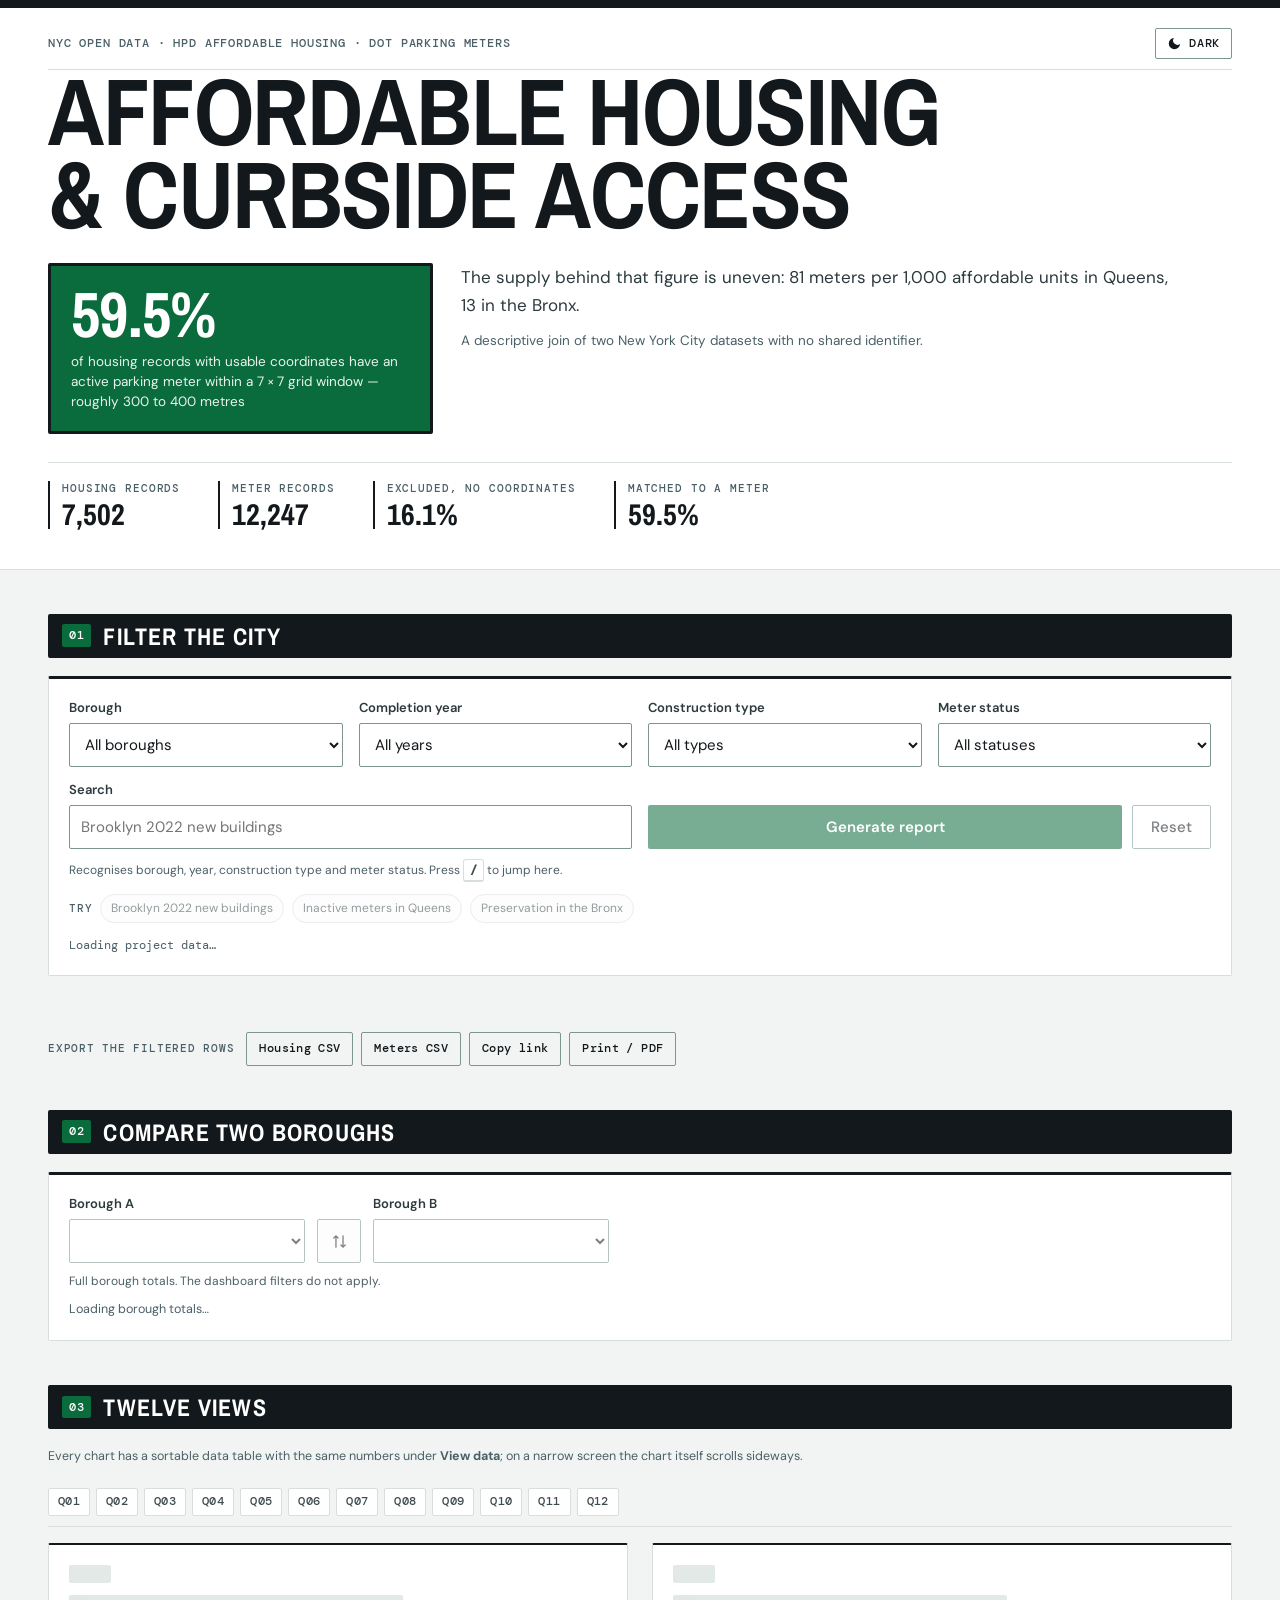
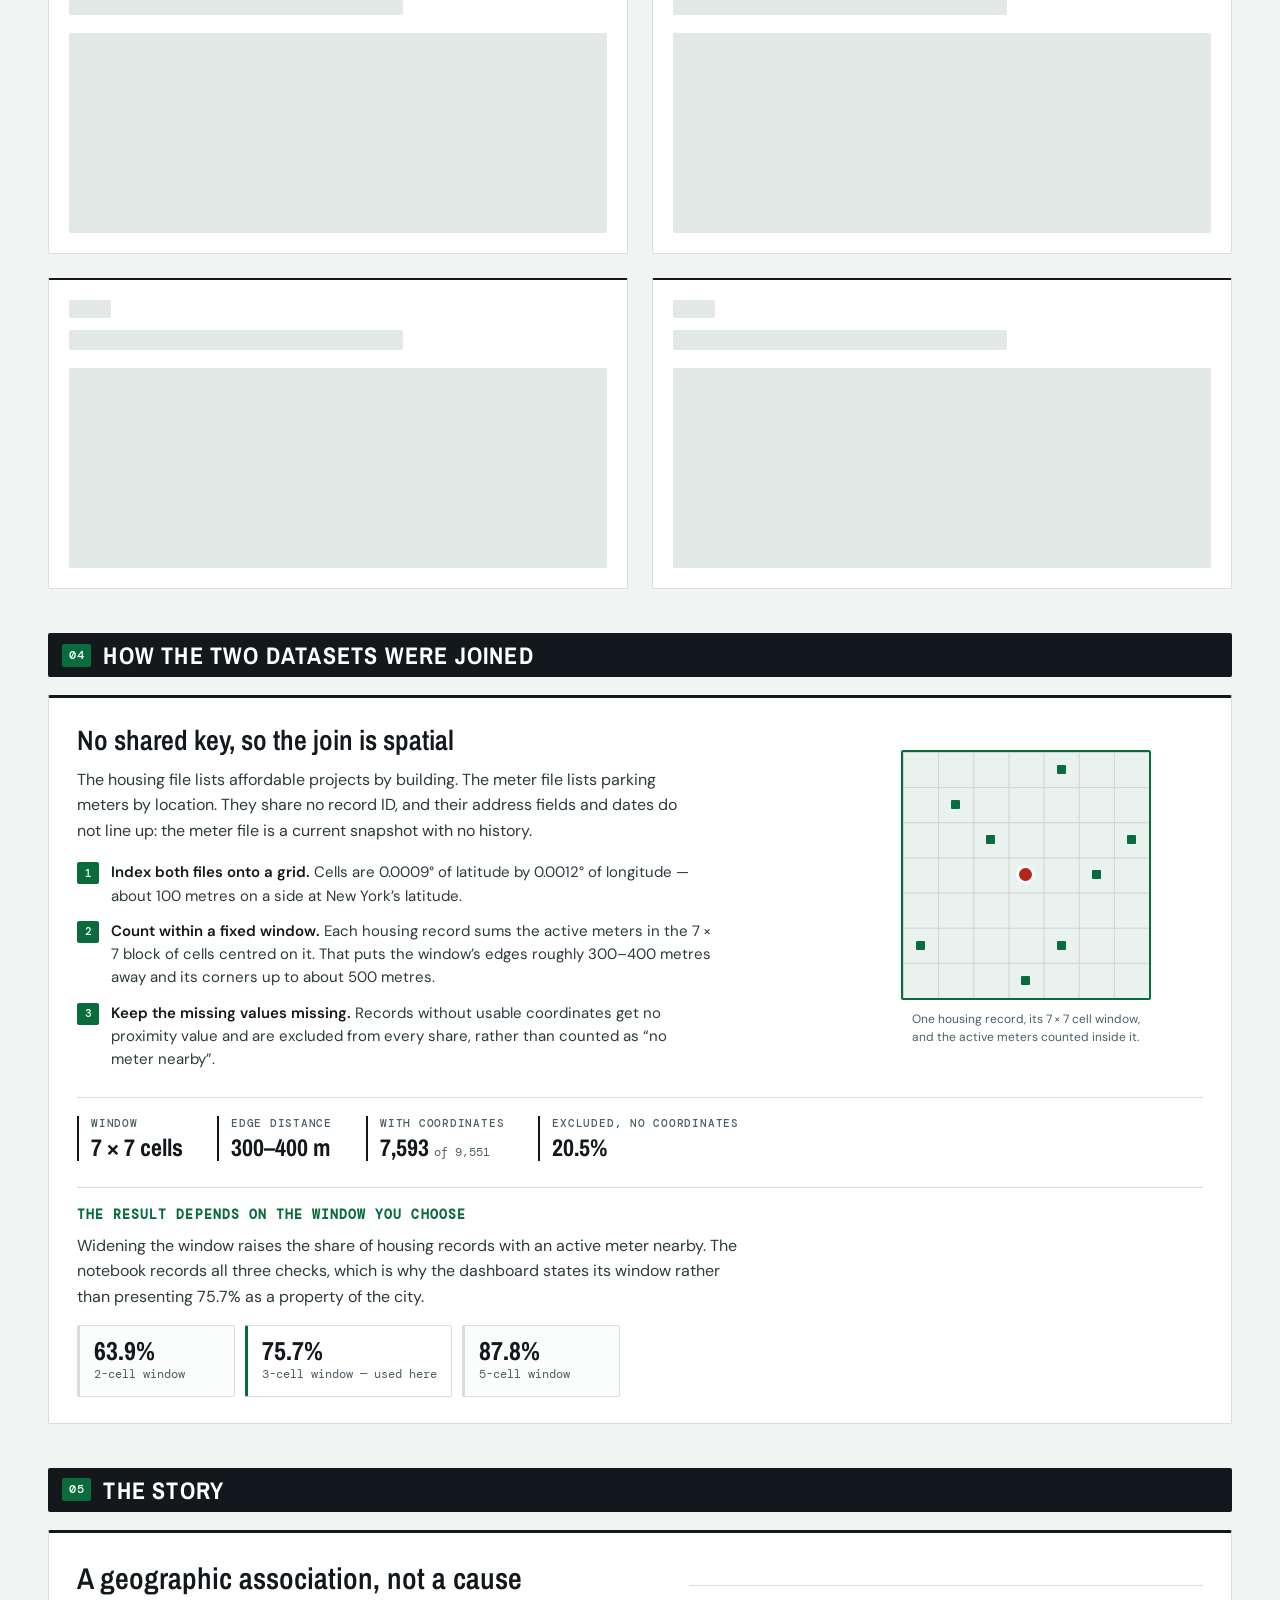
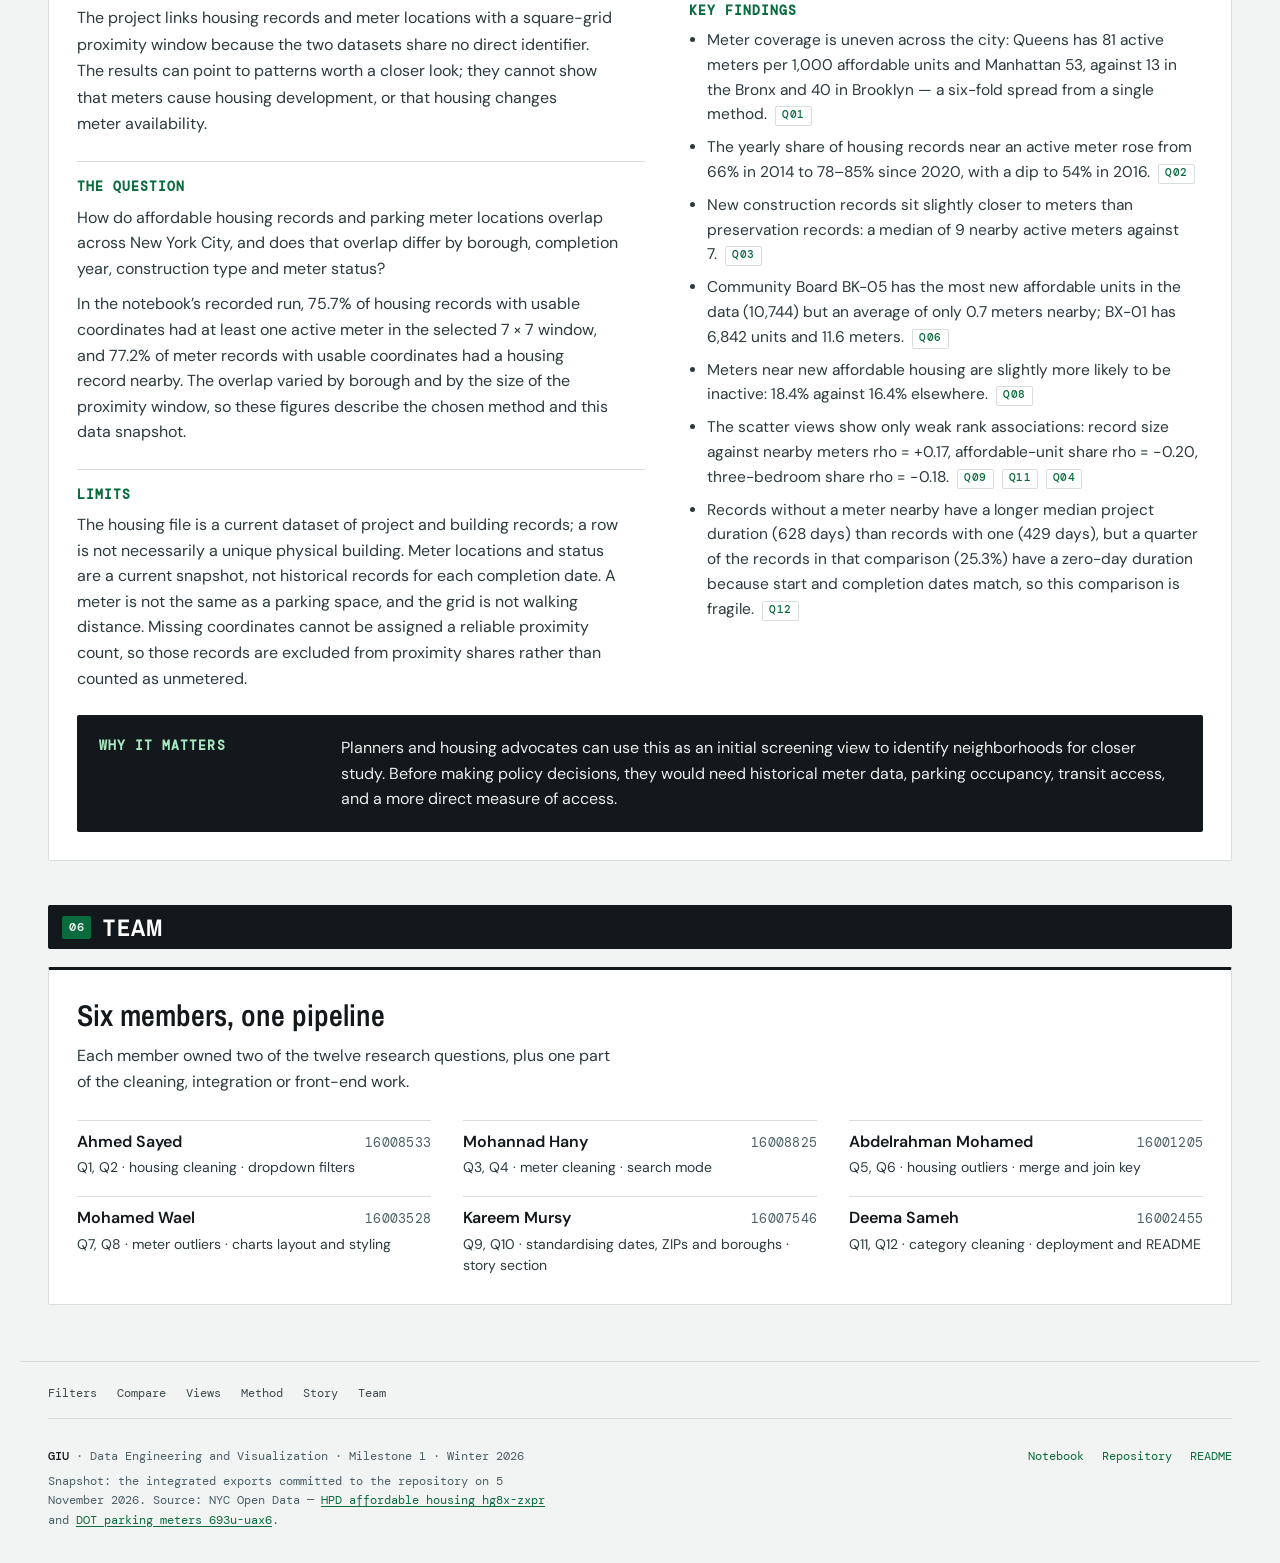
<file: index.html>
<!doctype html>
<html lang="en">
<head>
<meta charset="utf-8">
<meta name="viewport" content="width=device-width, initial-scale=1">
<meta http-equiv="refresh" content="0; url=website/">
<title>NYC Housing &amp; Curbside</title>
</head>
<body>
<p>Opening the <a href="website/">NYC affordable housing and parking meter dashboard</a>…</p>
</body>
</html>
</file>
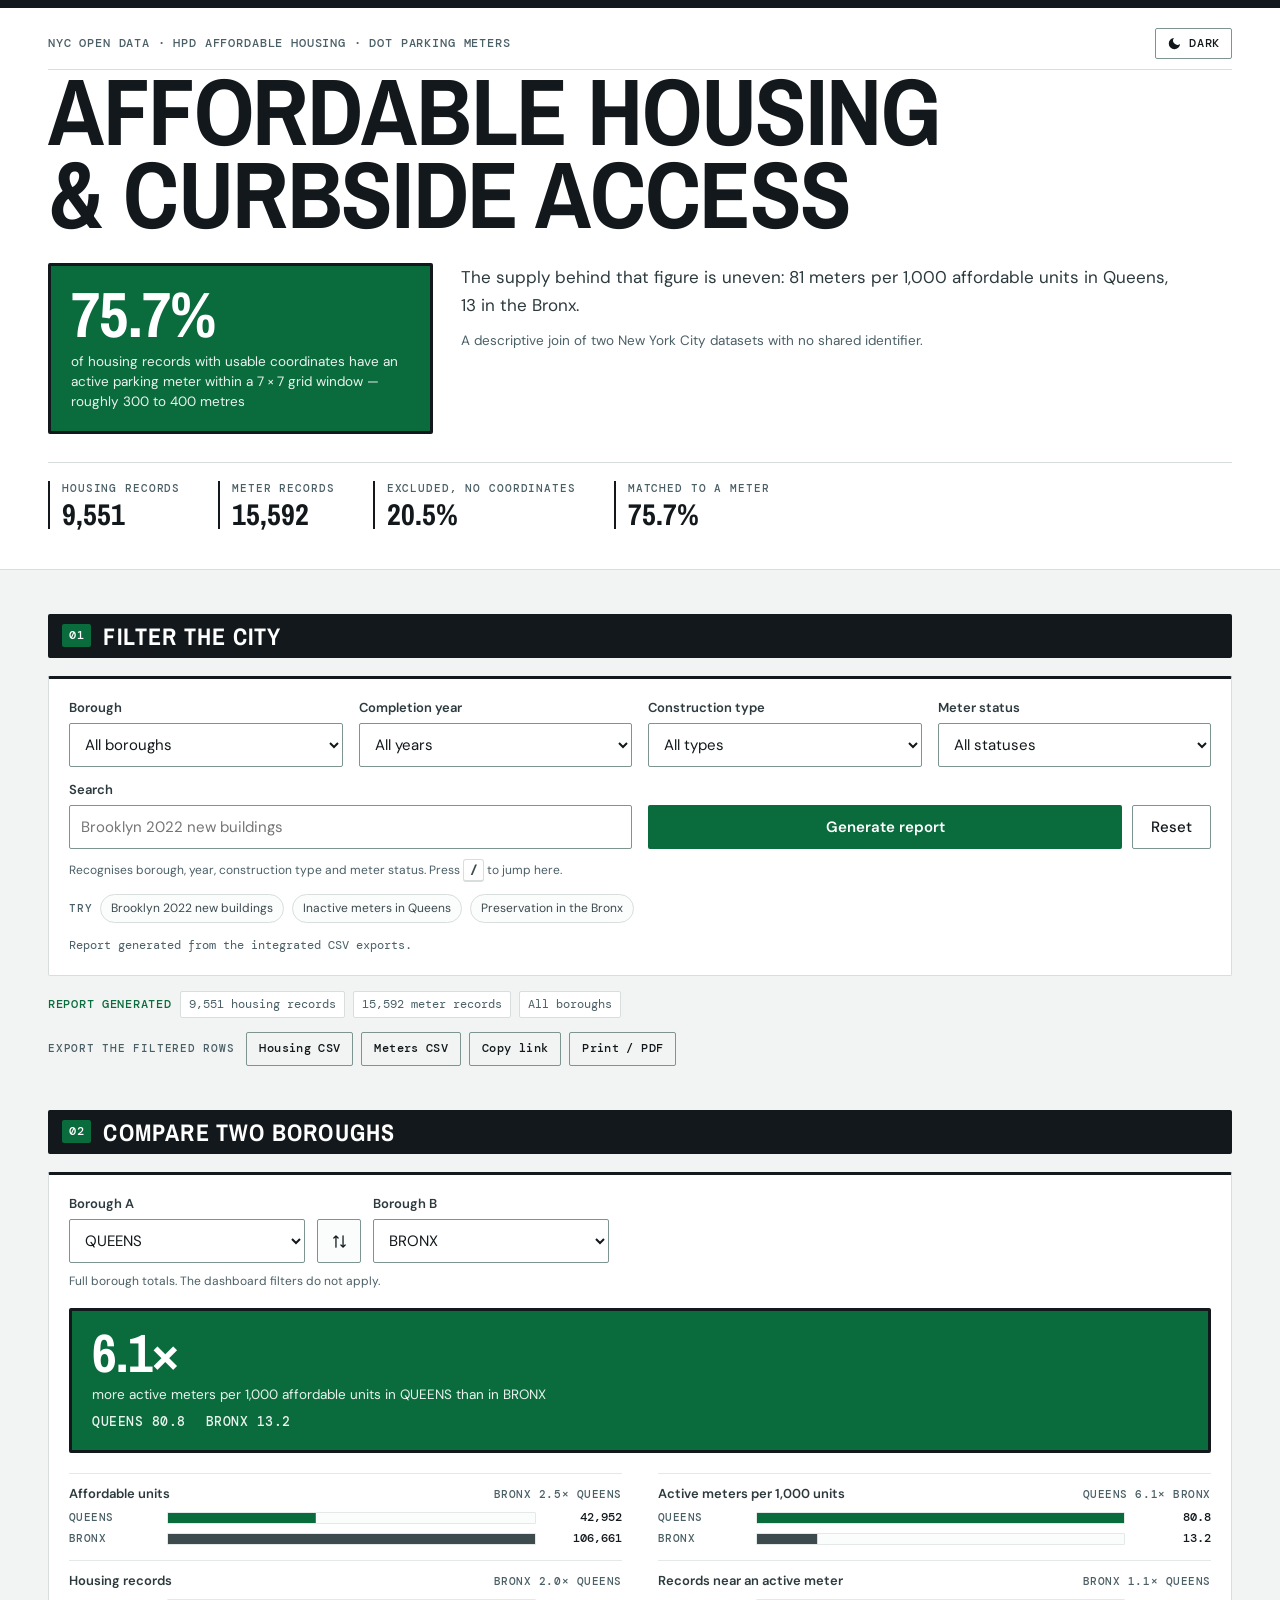
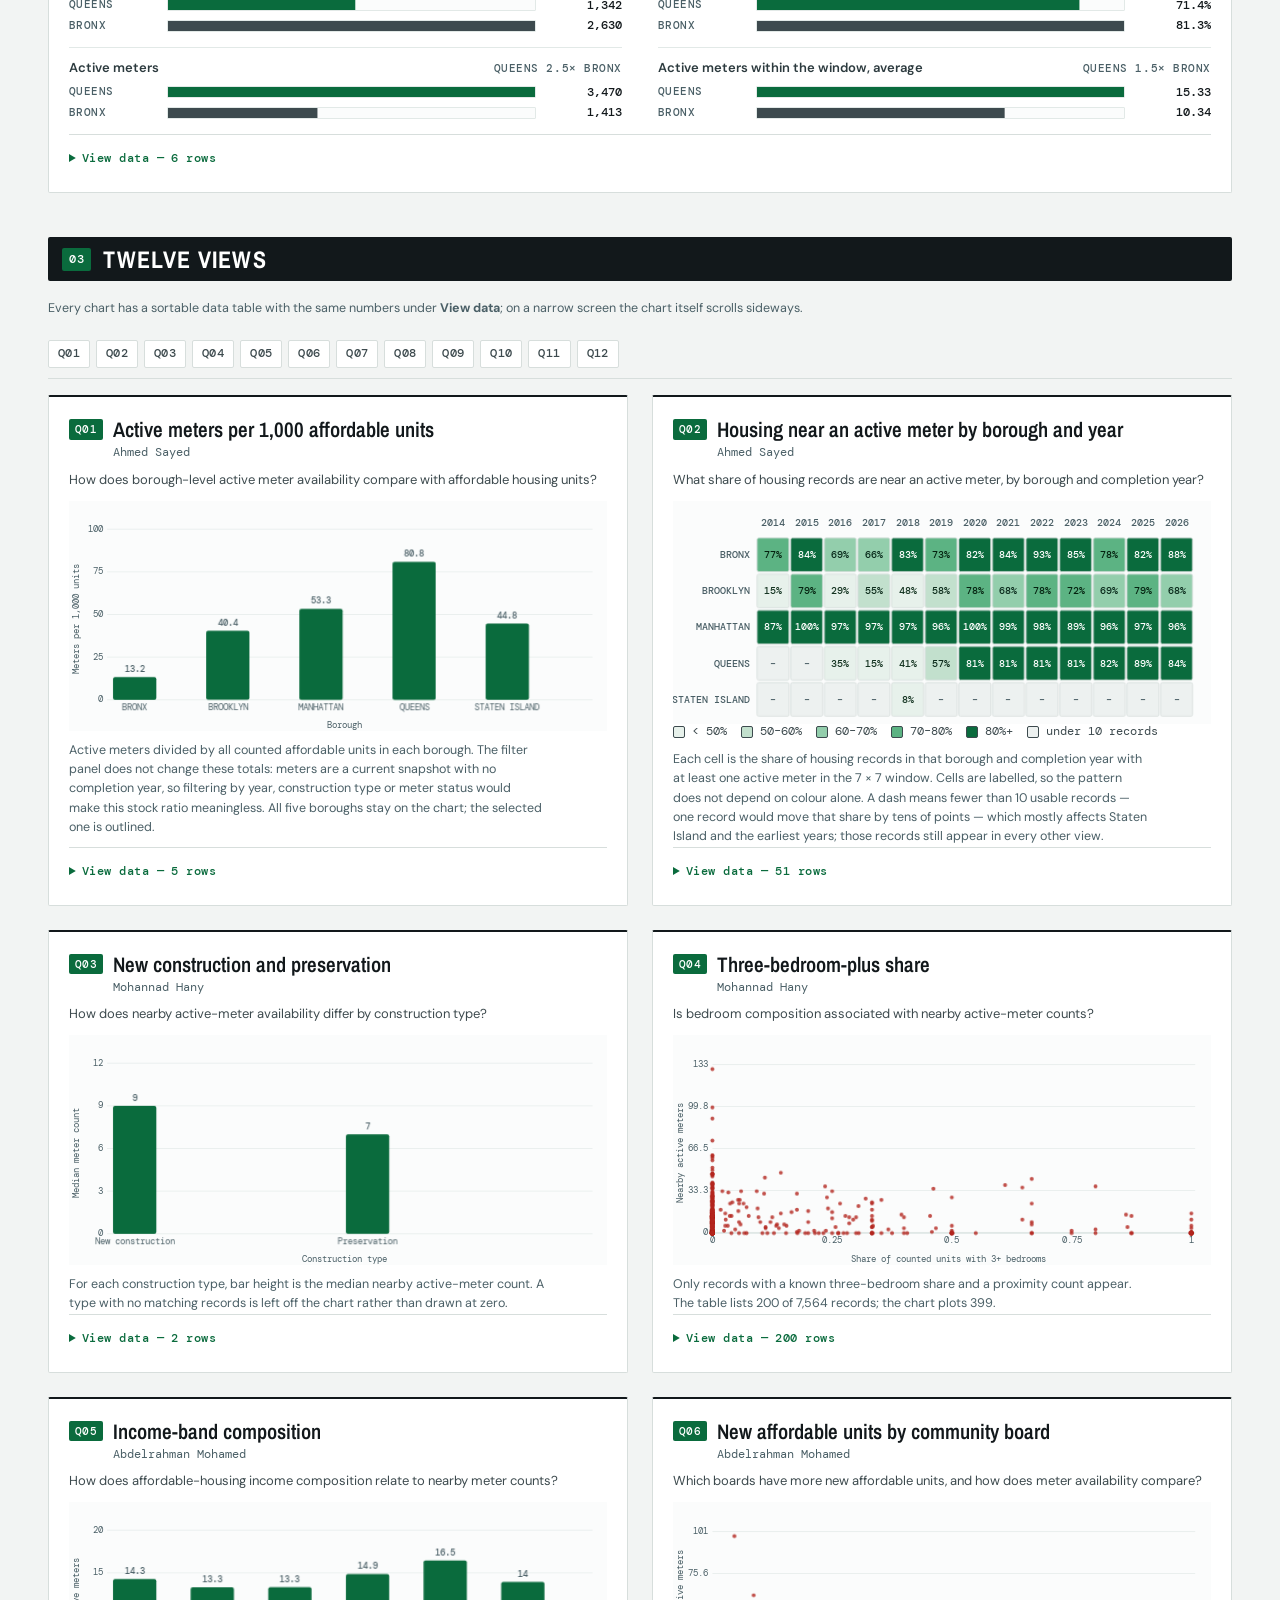
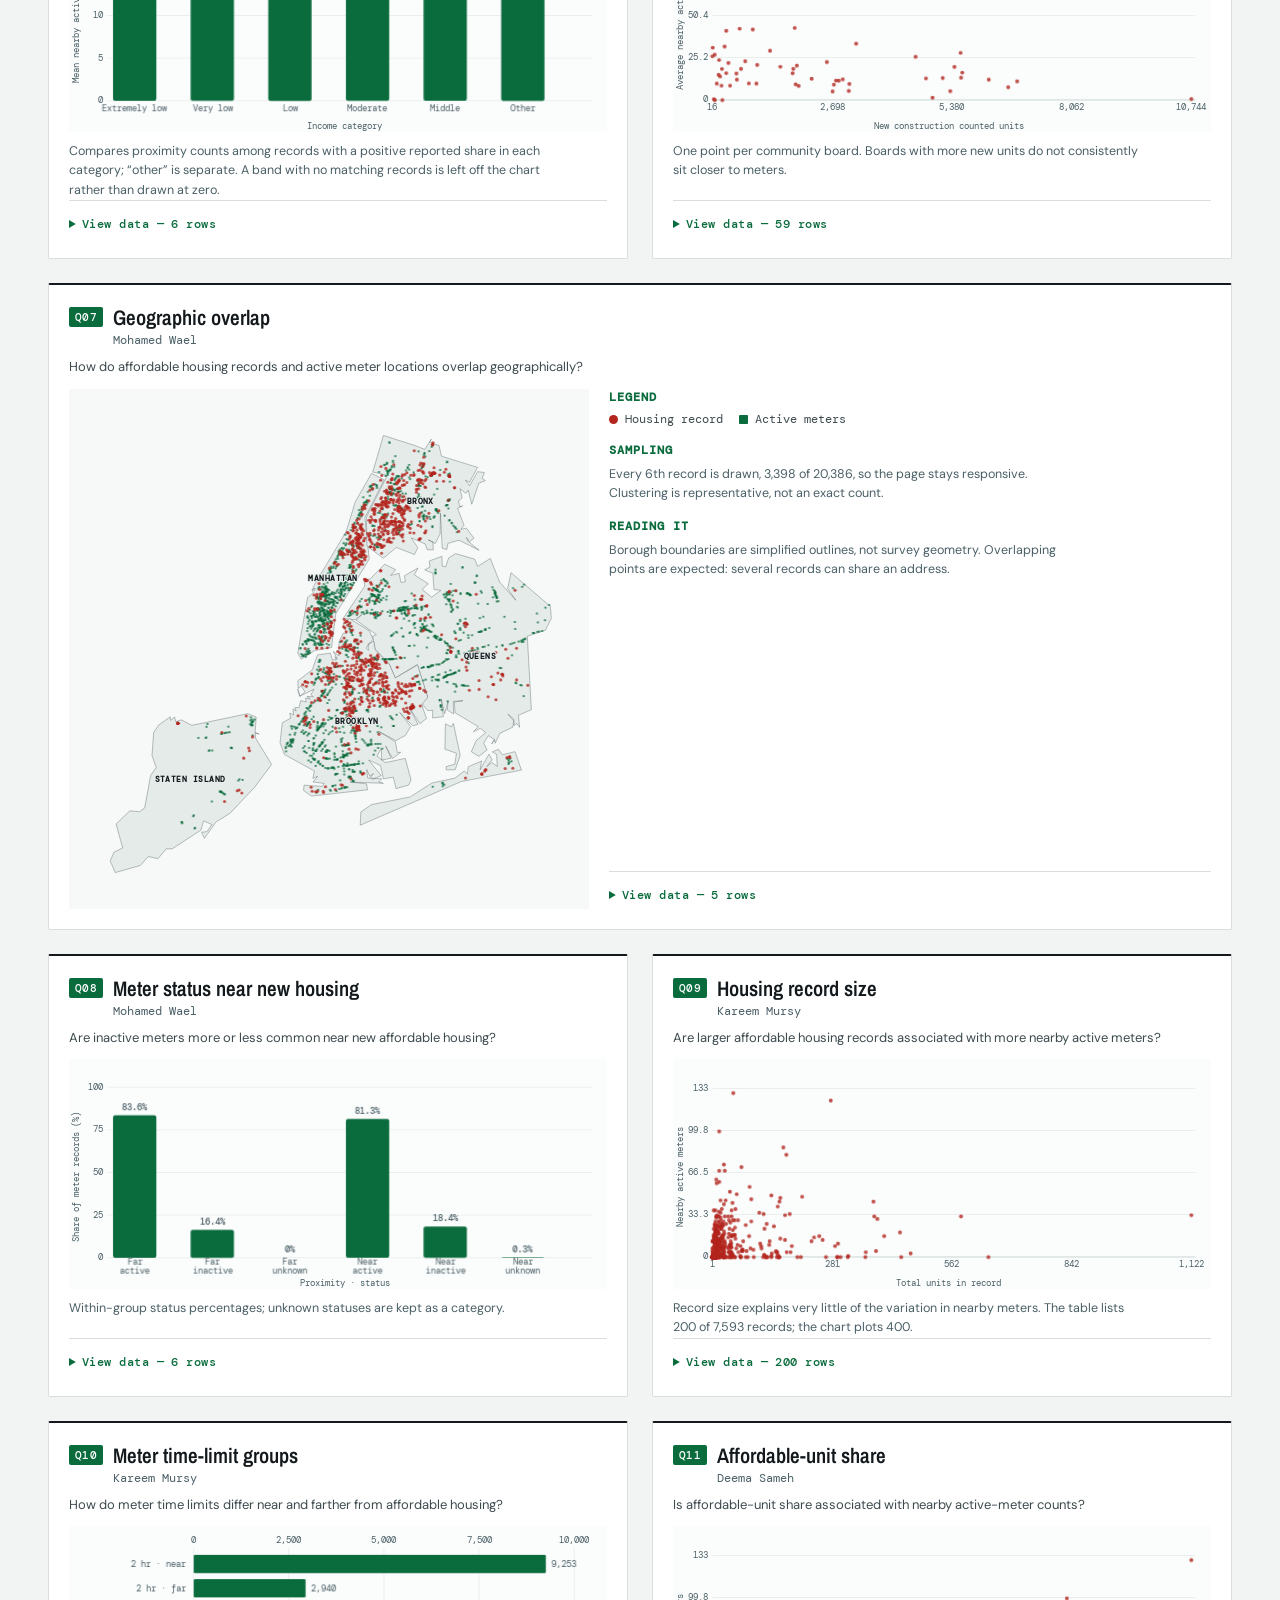
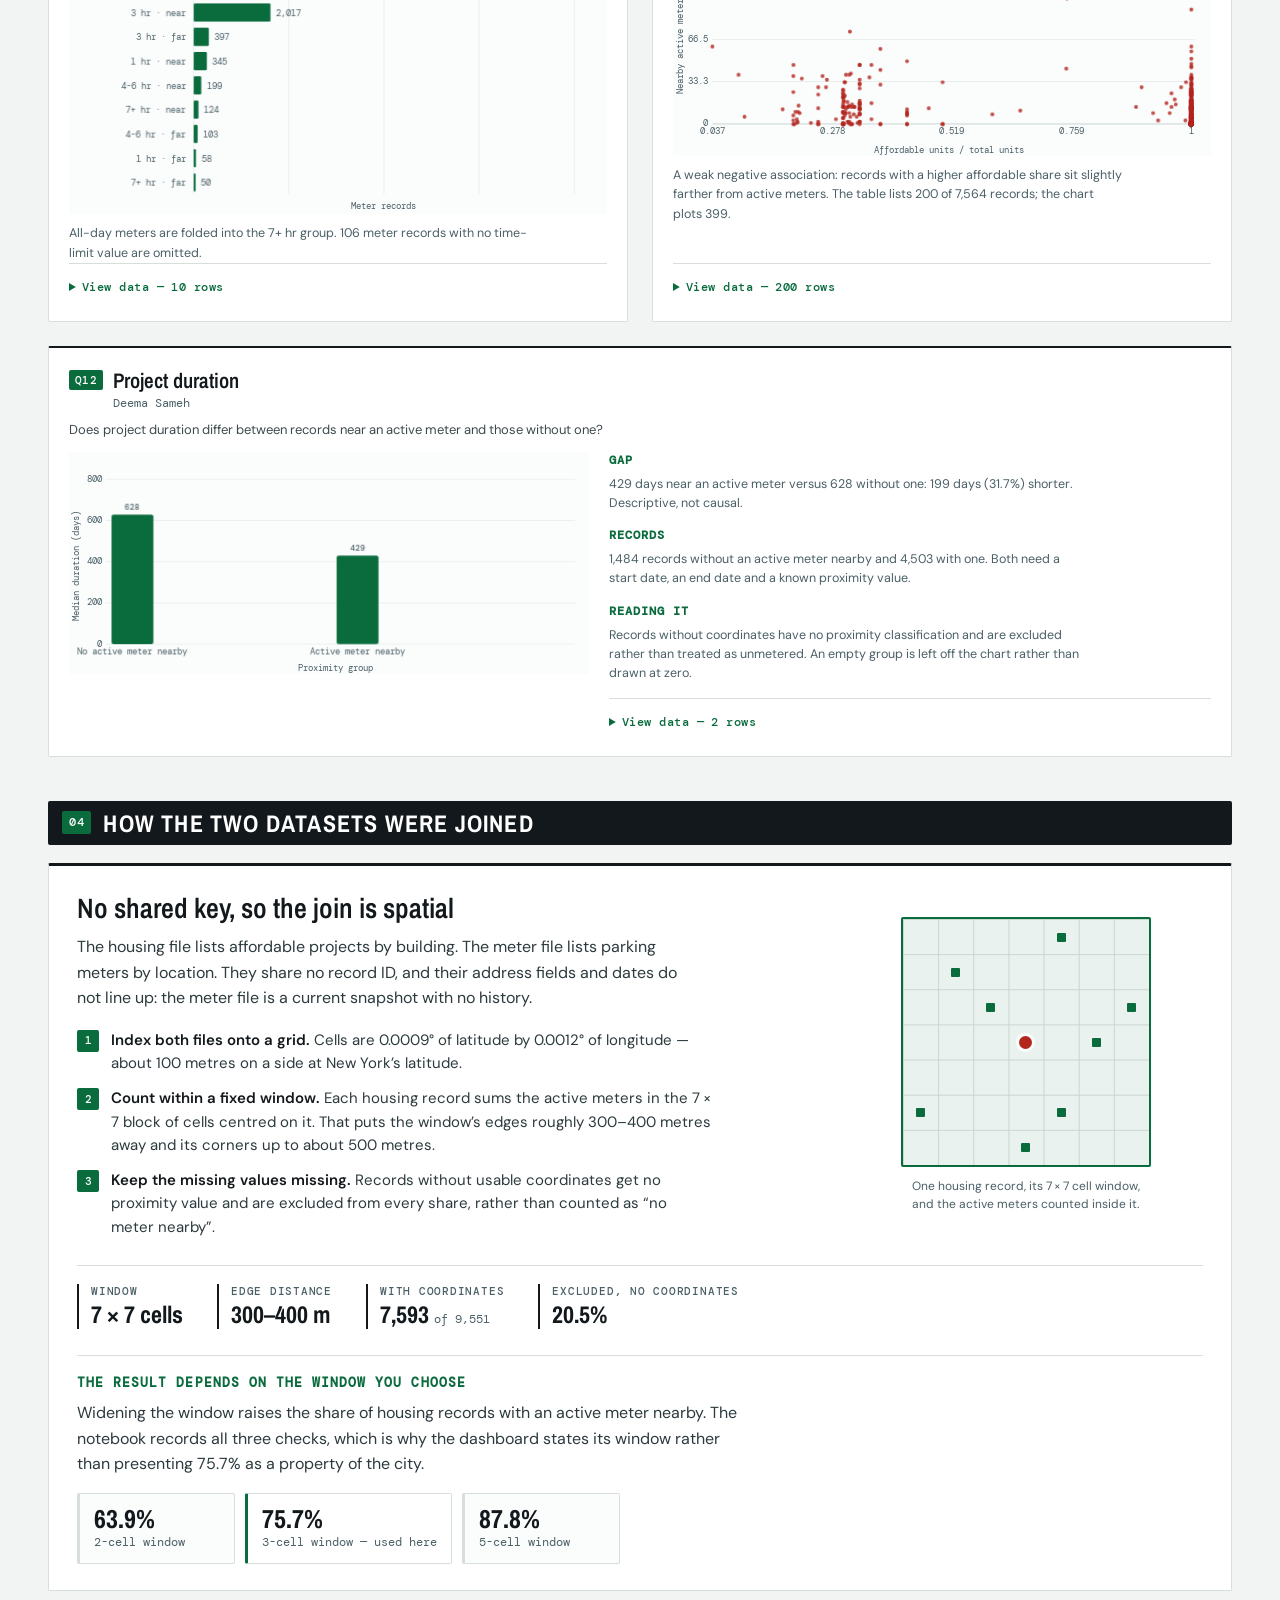
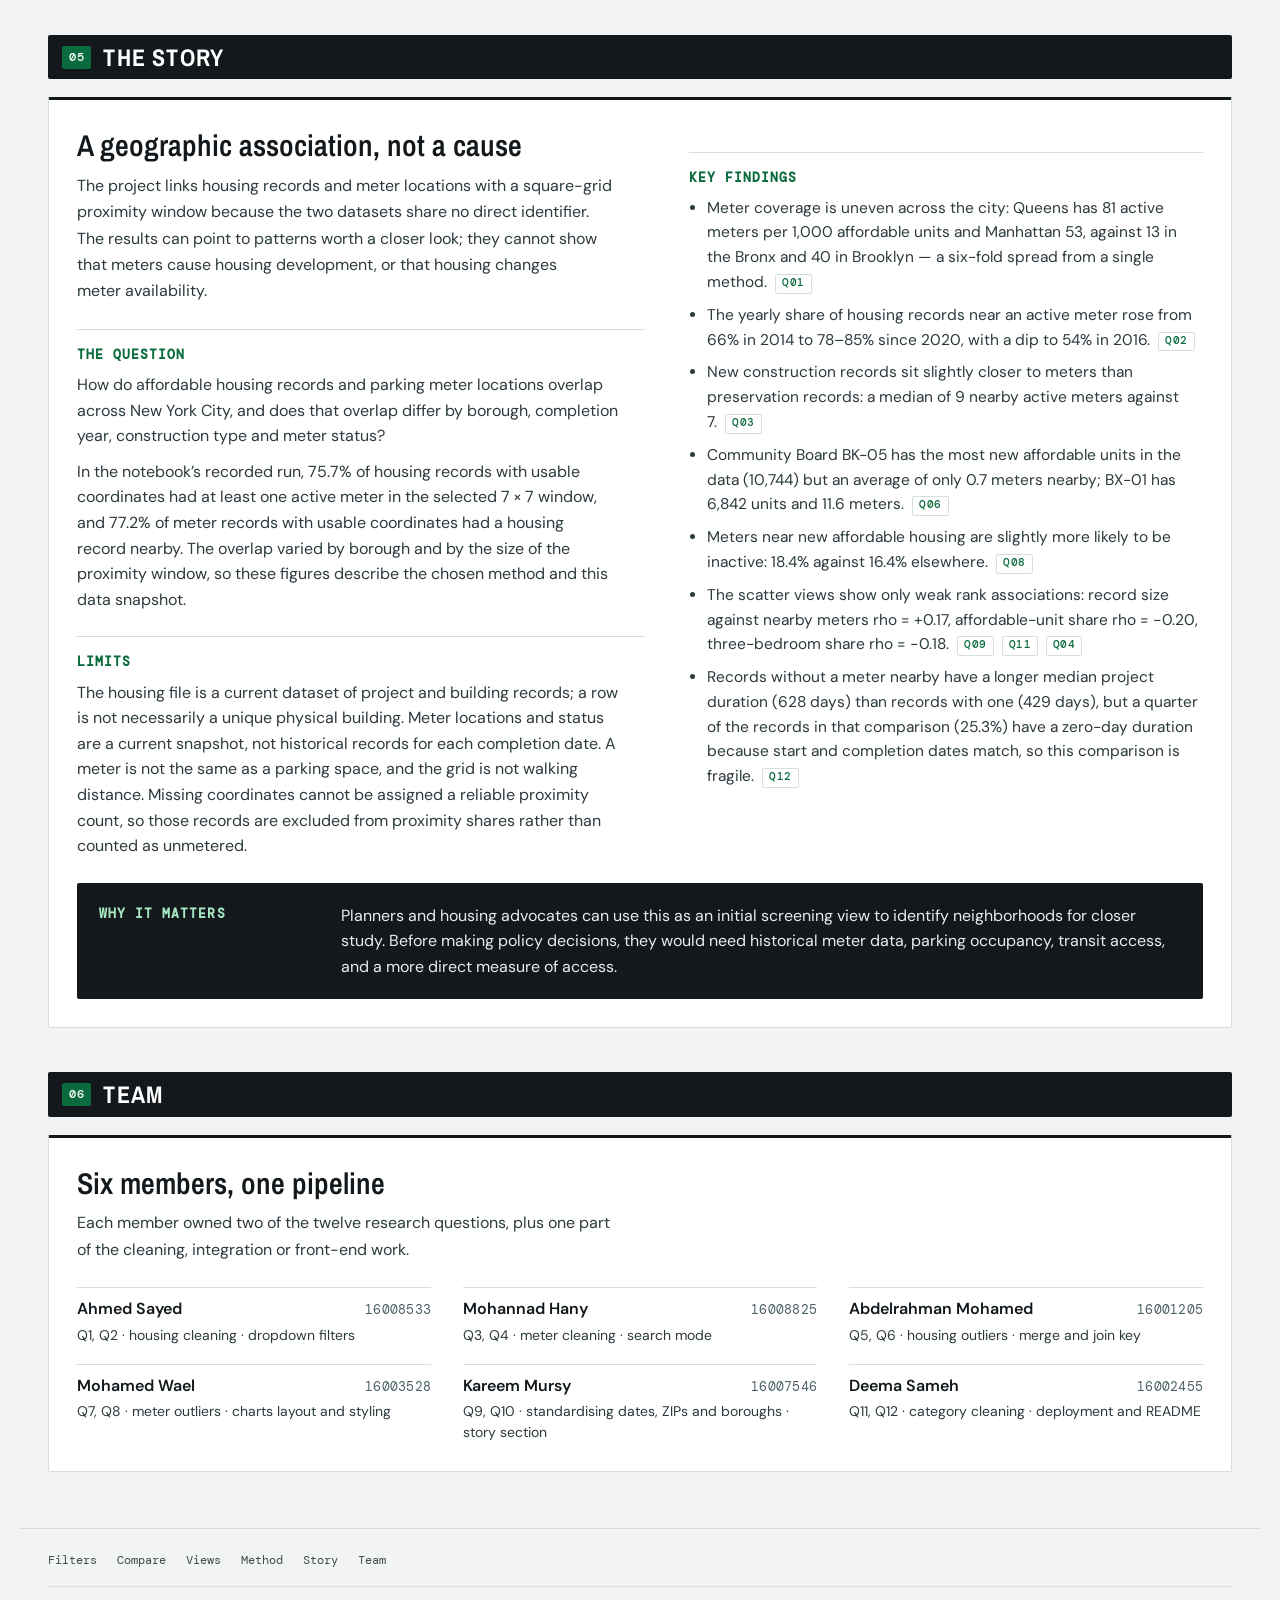
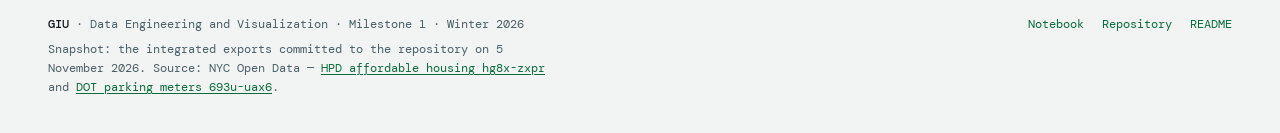
<file: website/index.html>
<!doctype html>
<html lang="en" data-theme="light">
<head>
<meta charset="utf-8">
<meta name="viewport" content="width=device-width, initial-scale=1">
<meta name="color-scheme" content="light dark">
<title>NYC Housing &amp; Curbside — affordable housing and parking meters</title>
<meta name="description" content="An exploratory dashboard linking 9,551 NYC affordable housing records to 15,592 parking meter locations through a 7×7 grid proximity window.">
<meta name="author" content="GIU Data Engineering and Visualization, Winter 2026">
<link rel="canonical" href="https://abdelrahmanahmed-16001205.github.io/Data-eng-proj/website/">

<meta name="theme-color" content="#f2f4f3" media="(prefers-color-scheme: light)">
<meta name="theme-color" content="#0f1416" media="(prefers-color-scheme: dark)">

<meta property="og:type" content="website">
<meta property="og:site_name" content="NYC Housing &amp; Curbside">
<meta property="og:title" content="Affordable housing and curbside access in New York City">
<meta property="og:description" content="75.7% of affordable housing records with usable coordinates have an active parking meter within a 7×7 grid window. Explore twelve views of the overlap.">
<meta property="og:url" content="https://abdelrahmanahmed-16001205.github.io/Data-eng-proj/website/">
<meta property="og:image" content="https://abdelrahmanahmed-16001205.github.io/Data-eng-proj/website/og.png">
<meta property="og:image:width" content="1200">
<meta property="og:image:height" content="630">
<meta property="og:image:alt" content="A green regulation-style sign reading 75.7 percent, beside the title Affordable housing and curbside access.">
<meta name="twitter:card" content="summary_large_image">
<meta name="twitter:title" content="Affordable housing and curbside access in New York City">
<meta name="twitter:description" content="Twelve views of the overlap between NYC affordable housing records and parking meter locations.">
<meta name="twitter:image" content="https://abdelrahmanahmed-16001205.github.io/Data-eng-proj/website/og.png">

<link rel="icon" href="data:image/svg+xml,%3Csvg xmlns='http://www.w3.org/2000/svg' viewBox='0 0 32 32'%3E%3Crect width='32' height='32' rx='3' fill='%230a6b3d'/%3E%3Cpath d='M11 25V8h6.4a5.6 5.6 0 0 1 0 11.2H11' fill='none' stroke='%23fff' stroke-width='3.6' stroke-linecap='square'/%3E%3C/svg%3E">

<script>
/* Set the theme before first paint so there is no flash of the wrong palette. */
(function () {
  try {
    var stored = localStorage.getItem('nyc-theme');
    var theme = stored === 'light' || stored === 'dark'
      ? stored
      : (window.matchMedia('(prefers-color-scheme: dark)').matches ? 'dark' : 'light');
    document.documentElement.dataset.theme = theme;
  } catch (e) { /* storage blocked: keep the light default */ }
})();
</script>

<link rel="preconnect" href="https://fonts.googleapis.com">
<link rel="preconnect" href="https://fonts.gstatic.com" crossorigin>
<link rel="stylesheet" href="https://fonts.googleapis.com/css2?family=Archivo+Narrow:wght@600;700&family=DM+Mono:wght@400;500&family=DM+Sans:wght@400;500;600;700&display=swap">
<!-- DM Mono ships no bold: the 700 mono labels (story blocks, map labels) are
     browser-synthesised from the 500 face, everywhere, by design. -->
<link rel="stylesheet" href="styles.css">
</head>
<body>
<a class="skip-link" href="#main">Skip to the filters and charts</a>

<header class="hero">
  <div class="hero-inner">
    <div class="hero-top">
      <p class="hero-source">NYC Open Data · HPD affordable housing · DOT parking meters</p>
      <button class="theme-toggle" id="theme-toggle" type="button" aria-label="Switch to dark theme">
        <svg class="icon-moon" viewBox="0 0 24 24" width="15" height="15" aria-hidden="true" focusable="false"><path d="M21 12.9A9.1 9.1 0 1 1 11.1 3a7.1 7.1 0 0 0 9.9 9.9Z" fill="currentColor"/></svg>
        <svg class="icon-sun" viewBox="0 0 24 24" width="15" height="15" aria-hidden="true" focusable="false"><circle cx="12" cy="12" r="4.3" fill="currentColor"/><g stroke="currentColor" stroke-width="2" stroke-linecap="round"><path d="M12 1.9v3M12 19.1v3M1.9 12h3M19.1 12h3M4.9 4.9l2.1 2.1M17 17l2.1 2.1M19.1 4.9 17 7M7 17l-2.1 2.1"/></g></svg>
        <span aria-hidden="true">Dark</span>
      </button>
    </div>

    <h1>Affordable housing<br>&amp; curbside access</h1>

    <div class="hero-body">
      <div class="hero-sign">
        <p class="sign-num"><span data-count="75.7" data-decimals="1">75.7</span>%</p>
        <p class="sign-label">of housing records with usable coordinates have an active parking meter within a 7&thinsp;×&thinsp;7 grid window — roughly 300 to 400 metres</p>
      </div>
      <div class="hero-copy">
        <p class="lede">The supply behind that figure is uneven: 81 meters per 1,000 affordable units in Queens, 13 in the Bronx.</p>
        <p class="lede-sub">A descriptive join of two New York City datasets with no shared identifier.</p>
      </div>
    </div>

    <dl class="stats">
      <div><dt>Housing records</dt><dd><span data-count="9551">9,551</span></dd></div>
      <div><dt>Meter records</dt><dd><span data-count="15592">15,592</span></dd></div>
      <div><dt>Excluded, no coordinates</dt><dd><span data-count="20.5" data-decimals="1">20.5</span>%</dd></div>
      <div><dt>Matched to a meter</dt><dd><span data-count="75.7" data-decimals="1">75.7</span>%</dd></div>
    </dl>
  </div>
</header>

<main id="main" tabindex="-1">
  <noscript><p class="empty">This dashboard draws its twelve charts in the browser. Enable JavaScript to use the filters and see the views.</p></noscript>

  <h2 class="section-bar" id="filters"><span class="bar-num">01</span><span class="bar-screen">Filter the city</span><span class="bar-print">Applied filters</span></h2>
  <section class="controls panel" aria-labelledby="filters">
    <div class="control-field"><label for="borough">Borough</label><select id="borough"><option value="ALL">All boroughs</option><option>BRONX</option><option>BROOKLYN</option><option>MANHATTAN</option><option>QUEENS</option><option>STATEN ISLAND</option></select></div>
    <div class="control-field"><label for="year">Completion year</label><select id="year"><option value="ALL">All years</option></select></div>
    <div class="control-field"><label for="construction">Construction type</label><select id="construction"><option value="ALL">All types</option><option>New Construction</option><option>Preservation</option></select></div>
    <div class="control-field"><label for="status">Meter status</label><select id="status"><option value="ALL">All statuses</option><option>ACTIVE</option><option>INACTIVE</option><option>UNKNOWN</option></select></div>

    <div class="control-field search-control">
      <label for="search">Search</label>
      <input id="search" type="search" placeholder="Brooklyn 2022 new buildings" aria-describedby="search-hint" enterkeyhint="search" autocomplete="off" autocapitalize="none" spellcheck="false">
    </div>
    <div class="control-actions">
      <button id="generate" class="btn-primary" type="button">Generate report</button>
      <button id="reset" class="btn-ghost" type="button">Reset</button>
    </div>

    <p id="search-hint">Recognises borough, year, construction type and meter status. Press <kbd>/</kbd> to jump here.</p>
    <div class="search-examples">
      <span class="search-examples-label">Try</span>
      <button type="button" class="chip" data-query="Brooklyn 2022 new buildings">Brooklyn 2022 new buildings</button>
      <button type="button" class="chip" data-query="Inactive meters in Queens">Inactive meters in Queens</button>
      <button type="button" class="chip" data-query="Preservation in the Bronx">Preservation in the Bronx</button>
    </div>
    <p id="stale-note" class="stale-note" hidden>Filters changed — generate a report to update the charts.</p>
    <p id="load-status" class="load-status" role="status">Loading project data…</p>
  </section>

  <section id="report-summary" class="report-summary"></section>
  <div class="report-actions">
    <span class="report-actions-label">Export the filtered rows</span>
    <button type="button" class="btn-ghost btn-small" id="download-housing">Housing CSV</button>
    <button type="button" class="btn-ghost btn-small" id="download-meters">Meters CSV</button>
    <button type="button" class="btn-ghost btn-small" id="copy-link">Copy link</button>
    <button type="button" class="btn-ghost btn-small" id="print-report">Print / PDF</button>
    <span id="export-status" class="export-status" role="status"></span>
  </div>

  <h2 class="section-bar" id="compare"><span class="bar-num">02</span> Compare two boroughs</h2>
  <section class="compare panel" aria-labelledby="compare">
    <div class="compare-controls">
      <div class="control-field">
        <label for="cmp-a">Borough A</label>
        <select id="cmp-a"></select>
      </div>
      <button type="button" class="swap-btn" id="cmp-swap" aria-label="Swap the two boroughs">
        <svg viewBox="0 0 24 24" width="17" height="17" aria-hidden="true" focusable="false"><path d="M7 20V4m0 0L4 7m3-3 3 3M17 4v16m0 0 3-3m-3 3-3-3" fill="none" stroke="currentColor" stroke-width="1.8" stroke-linecap="round" stroke-linejoin="round"/></svg>
      </button>
      <div class="control-field">
        <label for="cmp-b">Borough B</label>
        <select id="cmp-b"></select>
      </div>
    </div>
    <p class="compare-scope">Full borough totals. The dashboard filters do not apply.</p>
    <div id="compare-body" class="compare-body" aria-busy="true">
      <p class="chart-note">Loading borough totals…</p>
    </div>
    <p id="cmp-status" class="sr-only" role="status"></p>
  </section>

  <h2 class="section-bar" id="views"><span class="bar-num">03</span> Twelve views</h2>
  <p class="views-hint">Every chart has a sortable data table with the same numbers under <strong>View data</strong>; on a narrow screen the chart itself scrolls sideways.</p>
  <div class="views">
    <div class="index-sticky">
      <nav class="chart-index" id="chart-index" aria-label="Jump to a chart"></nav>
    </div>
    <section id="charts-grid" class="charts-grid" aria-busy="true">
      <article class="panel chart-panel skeleton" aria-hidden="true">
        <span class="sk-line sk-line--tab"></span>
        <span class="sk-line sk-line--title"></span>
        <span class="sk-line sk-line--chart"></span>
      </article>
      <article class="panel chart-panel skeleton" aria-hidden="true">
        <span class="sk-line sk-line--tab"></span>
        <span class="sk-line sk-line--title"></span>
        <span class="sk-line sk-line--chart"></span>
      </article>
      <article class="panel chart-panel skeleton" aria-hidden="true">
        <span class="sk-line sk-line--tab"></span>
        <span class="sk-line sk-line--title"></span>
        <span class="sk-line sk-line--chart"></span>
      </article>
      <article class="panel chart-panel skeleton" aria-hidden="true">
        <span class="sk-line sk-line--tab"></span>
        <span class="sk-line sk-line--title"></span>
        <span class="sk-line sk-line--chart"></span>
      </article>
    </section>
  </div>

  <h2 class="section-bar" id="method"><span class="bar-num">04</span> How the two datasets were joined</h2>
  <section class="method panel" aria-labelledby="method">
    <div class="method-grid">
      <div class="method-copy">
        <h3>No shared key, so the join is spatial</h3>
        <p>The housing file lists affordable projects by building. The meter file lists parking meters by location. They share no record ID, and their address fields and dates do not line up: the meter file is a current snapshot with no history.</p>
        <ol class="method-steps">
          <li><strong>Index both files onto a grid.</strong> Cells are 0.0009° of latitude by 0.0012° of longitude — about 100 metres on a side at New York’s latitude.</li>
          <li><strong>Count within a fixed window.</strong> Each housing record sums the active meters in the 7&thinsp;×&thinsp;7 block of cells centred on it. That puts the window’s edges roughly 300–400 metres away and its corners up to about 500 metres.</li>
          <li><strong>Keep the missing values missing.</strong> Records without usable coordinates get no proximity value and are excluded from every share, rather than counted as “no meter nearby”.</li>
        </ol>
      </div>
      <figure class="method-figure">
        <div class="grid-diagram" aria-hidden="true">
          <span class="cell-house"></span>
          <span class="cell-meter" style="--x:1;--y:1"></span>
          <span class="cell-meter" style="--x:4;--y:0"></span>
          <span class="cell-meter" style="--x:2;--y:2"></span>
          <span class="cell-meter" style="--x:5;--y:3"></span>
          <span class="cell-meter" style="--x:0;--y:5"></span>
          <span class="cell-meter" style="--x:4;--y:5"></span>
          <span class="cell-meter" style="--x:6;--y:2"></span>
          <span class="cell-meter" style="--x:3;--y:6"></span>
        </div>
        <figcaption>One housing record, its 7&thinsp;×&thinsp;7 cell window, and the active meters counted inside it.</figcaption>
      </figure>
    </div>

    <dl class="method-stats">
      <div><dt>Window</dt><dd>7 × 7 cells</dd></div>
      <div><dt>Edge distance</dt><dd>300–400 m</dd></div>
      <div><dt>With coordinates</dt><dd>7,593 <span>of 9,551</span></dd></div>
      <div><dt>Excluded, no coordinates</dt><dd>20.5%</dd></div>
    </dl>

    <div class="method-sensitivity">
      <h4>The result depends on the window you choose</h4>
      <p>Widening the window raises the share of housing records with an active meter nearby. The notebook records all three checks, which is why the dashboard states its window rather than presenting 75.7% as a property of the city.</p>
      <ul class="sensitivity-list">
        <li><span class="sens-value">63.9%</span><span class="sens-label">2-cell window</span></li>
        <li class="is-current"><span class="sens-value">75.7%</span><span class="sens-label">3-cell window — used here</span></li>
        <li><span class="sens-value">87.8%</span><span class="sens-label">5-cell window</span></li>
      </ul>
    </div>
  </section>

  <h2 class="section-bar" id="story"><span class="bar-num">05</span> The story</h2>
  <section class="story panel" aria-labelledby="story-title">
    <h3 id="story-title">A geographic association, not a cause</h3>
    <p class="story-lede">The project links housing records and meter locations with a square-grid proximity window because the two datasets share no direct identifier. The results can point to patterns worth a closer look; they cannot show that meters cause housing development, or that housing changes meter availability.</p>

    <div class="story-block">
      <h4>The question</h4>
      <p>How do affordable housing records and parking meter locations overlap across New York City, and does that overlap differ by borough, completion year, construction type and meter status?</p>
      <p>In the notebook’s recorded run, 75.7% of housing records with usable coordinates had at least one active meter in the selected 7&thinsp;×&thinsp;7 window, and 77.2% of meter records with usable coordinates had a housing record nearby. The overlap varied by borough and by the size of the proximity window, so these figures describe the chosen method and this data snapshot.</p>
    </div>

    <div class="story-block story-block--findings">
      <h4>Key findings</h4>
      <ul class="findings">
        <li>Meter coverage is uneven across the city: Queens has 81 active meters per 1,000 affordable units and Manhattan 53, against 13 in the Bronx and 40 in Brooklyn &mdash; a six-fold spread from a single method. <a class="q-chip" href="#q01" aria-label="Jump to the Q01 chart">Q01</a></li>
        <li>The yearly share of housing records near an active meter rose from 66% in 2014 to 78&ndash;85% since 2020, with a dip to 54% in 2016. <a class="q-chip" href="#q02" aria-label="Jump to the Q02 chart">Q02</a></li>
        <li>New construction records sit slightly closer to meters than preservation records: a median of 9 nearby active meters against 7. <a class="q-chip" href="#q03" aria-label="Jump to the Q03 chart">Q03</a></li>
        <li>Community Board BK-05 has the most new affordable units in the data (10,744) but an average of only 0.7 meters nearby; BX-01 has 6,842 units and 11.6 meters. <a class="q-chip" href="#q06" aria-label="Jump to the Q06 chart">Q06</a></li>
        <li>Meters near new affordable housing are slightly more likely to be inactive: 18.4% against 16.4% elsewhere. <a class="q-chip" href="#q08" aria-label="Jump to the Q08 chart">Q08</a></li>
        <li>The scatter views show only weak rank associations: record size against nearby meters rho = +0.17, affordable-unit share rho = &minus;0.20, three-bedroom share rho = &minus;0.18. <a class="q-chip" href="#q09" aria-label="Jump to the Q09 chart">Q09</a> <a class="q-chip" href="#q11" aria-label="Jump to the Q11 chart">Q11</a> <a class="q-chip" href="#q04" aria-label="Jump to the Q04 chart">Q04</a></li>
        <li>Records without a meter nearby have a longer median project duration (628 days) than records with one (429 days), but a quarter of the records in that comparison (25.3%) have a zero-day duration because start and completion dates match, so this comparison is fragile. <a class="q-chip" href="#q12" aria-label="Jump to the Q12 chart">Q12</a></li>
      </ul>
    </div>

    <div class="story-block">
      <h4>Limits</h4>
      <p>The housing file is a current dataset of project and building records; a row is not necessarily a unique physical building. Meter locations and status are a current snapshot, not historical records for each completion date. A meter is not the same as a parking space, and the grid is not walking distance. Missing coordinates cannot be assigned a reliable proximity count, so those records are excluded from proximity shares rather than counted as unmetered.</p>
    </div>

    <div class="story-block impact-block">
      <h4>Why it matters</h4>
      <p>Planners and housing advocates can use this as an initial screening view to identify neighborhoods for closer study. Before making policy decisions, they would need historical meter data, parking occupancy, transit access, and a more direct measure of access.</p>
    </div>
  </section>

  <h2 class="section-bar" id="team"><span class="bar-num">06</span> Team</h2>
  <section class="team panel" aria-labelledby="team-title">
    <h3 id="team-title">Six members, one pipeline</h3>
    <p class="team-lede">Each member owned two of the twelve research questions, plus one part of the cleaning, integration or front-end work.</p>
    <ul class="team-list">
      <li>
        <p class="team-name">Ahmed Sayed <span class="team-id">16008533</span></p>
        <p class="team-part">Q1, Q2 · housing cleaning · dropdown filters</p>
      </li>
      <li>
        <p class="team-name">Mohannad Hany <span class="team-id">16008825</span></p>
        <p class="team-part">Q3, Q4 · meter cleaning · search mode</p>
      </li>
      <li>
        <p class="team-name">Abdelrahman Mohamed <span class="team-id">16001205</span></p>
        <p class="team-part">Q5, Q6 · housing outliers · merge and join key</p>
      </li>
      <li>
        <p class="team-name">Mohamed Wael <span class="team-id">16003528</span></p>
        <p class="team-part">Q7, Q8 · meter outliers · charts layout and styling</p>
      </li>
      <li>
        <p class="team-name">Kareem Mursy <span class="team-id">16007546</span></p>
        <p class="team-part">Q9, Q10 · standardising dates, ZIPs and boroughs · story section</p>
      </li>
      <li>
        <p class="team-name">Deema Sameh <span class="team-id">16002455</span></p>
        <p class="team-part">Q11, Q12 · category cleaning · deployment and README</p>
      </li>
    </ul>
  </section>
</main>

<footer>
  <nav class="footer-sections" aria-label="Dashboard sections">
    <a href="#filters">Filters</a>
    <a href="#compare">Compare</a>
    <a href="#views">Views</a>
    <a href="#method">Method</a>
    <a href="#story">Story</a>
    <a href="#team">Team</a>
  </nav>
  <div class="footer-main">
    <p><strong>GIU</strong> · Data Engineering and Visualization · Milestone 1 · Winter 2026</p>
    <p>Snapshot: the integrated exports committed to the repository on 5 November 2026. Source: NYC Open Data —
      <a href="https://data.cityofnewyork.us/Housing-Development/Affordable-Housing-Production-by-Building/hg8x-zxpr">HPD affordable housing <span class="mono">hg8x-zxpr</span></a> and
      <a href="https://data.cityofnewyork.us/Transportation/Parking-Meters-Locations-and-Status/693u-uax6">DOT parking meters <span class="mono">693u-uax6</span></a>.</p>
  </div>
  <nav class="footer-links" aria-label="Project links">
    <a href="https://github.com/abdelrahmanahmed-16001205/Data-eng-proj/blob/main/analysis.ipynb">Notebook</a>
    <a href="https://github.com/abdelrahmanahmed-16001205/Data-eng-proj">Repository</a>
    <a href="https://github.com/abdelrahmanahmed-16001205/Data-eng-proj/blob/main/README.md">README</a>
  </nav>
</footer>

<script src="borough-paths.js"></script>
<script src="app.js"></script>
</body>
</html>
</file>
<file: website/styles.css>
﻿/* Signage system: NYC parking-regulation vernacular â€” condensed caps,
   black bars, regulation green for meters, red for housing records.
   Tokens are split into text / surface / structure so one dark palette
   can override them without touching a single component rule. */

:root {
  color-scheme: light;

  /* text */
  --ink: #12181b;
  --body: #2c3a3e;
  --soft: #3d4a4e;
  --note: #4a5f66;

  /* surfaces */
  --ground: #f2f4f3;
  --paper: #ffffff;
  --chart-ground: #fbfcfc;
  --map-water: #f7f9f8;
  --map-land: #e4ebe9;

  /* structure */
  --bar: #12181b;
  --bar-text: #ffffff;
  --rule: #12181b;
  --hair: #d7dedc;
  --hair-pale: #e2e9e7;
  --axis: #c2d2d0;
  --input-border: #7d9491;

  /* data */
  --green: #0a6b3d;
  --green-deep: #084f2d;
  --green-text: #0a6b3d;
  --green-tint: rgba(10, 107, 61, .07);
  --red: #b3261e;
  --on-green: #ffffff;

  /* sign */
  --sign-bg: #0a6b3d;
  --sign-ink: #ffffff;
  --sign-note: #eaf3ee;

  /* dark band inside the story */
  --impact-text: #e8efeb;
  --impact-accent: #a8e6c1;

  /* sequential ramp for the heatmap: low â†’ high */
  --heat-1: #e7f1eb; --heat-1-ink: #12321f;
  --heat-2: #c2e0cd; --heat-2-ink: #0b2a1a;
  --heat-3: #93ceac; --heat-3-ink: #08281a;
  --heat-4: #5cb383; --heat-4-ink: #04210f;
  --heat-5: #0a6b3d; --heat-5-ink: #ffffff;
  --heat-empty: #edf1f0;

  /* motion */
  --ease-out: cubic-bezier(.23, 1, .32, 1);
  --dur-fast: 120ms;
  --dur-base: 200ms;
  --dur-reveal: 620ms;

  --display: 'Archivo Narrow', 'Arial Narrow', sans-serif;
  --sans: 'DM Sans', system-ui, sans-serif;
  --mono: 'DM Mono', ui-monospace, monospace;
}

[data-theme="dark"] {
  color-scheme: dark;

  --ink: #eef3f1;
  --body: #c9d4d1;
  --soft: #a8b5b2;
  --note: #93a3a0;

  --ground: #0f1416;
  --paper: #171e21;
  --chart-ground: #131a1c;
  --map-water: #101719;
  --map-land: #1d2729;

  --bar: #223330;
  --bar-text: #eef3f1;
  --rule: #5d7370;
  --hair: #2a3538;
  --hair-pale: #232e31;
  --axis: #5d7370;
  --input-border: #64777b;

  --green: #2fa06a;
  --green-deep: #38b97c;
  --green-text: #4ec98b;
  --green-tint: rgba(52, 181, 122, .12);
  --red: #ff7a6b;
  --on-green: #0b1310;

  --sign-bg: #34b57a;
  --sign-ink: #0b1310;
  --sign-note: #0b2a1a;

  --impact-text: #dce8e4;
  --impact-accent: #7fe3b0;

  /* inverted so low values stay visible on a dark ground */
  --heat-1: #16241f; --heat-1-ink: #9fb8ae;
  --heat-2: #1d3a2c; --heat-2-ink: #c3ddd0;
  --heat-3: #2a5a41; --heat-3-ink: #e2f2e8;
  --heat-4: #2f7a52; --heat-4-ink: #ffffff;
  --heat-5: #6fd3a0; --heat-5-ink: #08281a;
  --heat-empty: #1b2427;
}

* { box-sizing: border-box; }

html {
  scroll-behavior: smooth;
  scroll-padding-top: 58px;
}

body {
  margin: 0;
  background: var(--ground);
  color: var(--ink);
  font: 16px/1.6 var(--sans);
  -webkit-font-smoothing: antialiased;
}

::selection {
  background: var(--green);
  color: var(--on-green);
}

kbd {
  display: inline-block;
  min-width: 1.6em;
  padding: 1px 6px;
  background: var(--paper);
  border: 1px solid var(--hair);
  border-bottom-width: 2px;
  border-radius: 3px;
  font: 700 12px/1.5 var(--mono);
  text-align: center;
  color: var(--soft);
}

.hero-inner, main, footer {
  max-width: 1240px;
  margin: 0 auto;
  padding-left: 28px;
  padding-right: 28px;
}

.sr-only {
  position: absolute;
  width: 1px; height: 1px;
  margin: -1px; padding: 0;
  overflow: hidden;
  clip-path: inset(50%);
  white-space: nowrap;
  border: 0;
}

/* ---------- Hero ---------- */

.hero {
  border-top: 8px solid var(--rule);
  border-bottom: 1px solid var(--hair);
  background: var(--paper);
  padding: 20px 0 40px;
}

.hero-top {
  display: flex;
  align-items: center;
  justify-content: space-between;
  gap: 16px;
  padding-bottom: 10px;
  border-bottom: 1px solid var(--hair);
}

.hero-source {
  margin: 0;
  font: 500 12px/1.4 var(--mono);
  letter-spacing: .07em;
  text-transform: uppercase;
  color: var(--note);
}

.theme-toggle {
  display: inline-flex;
  align-items: center;
  gap: 7px;
  flex: none;
  padding: 7px 11px;
  background: var(--paper);
  border: 1px solid var(--input-border);
  border-radius: 2px;
  color: var(--ink);
  font: 500 11.5px/1 var(--mono);
  letter-spacing: .06em;
  text-transform: uppercase;
  cursor: pointer;
  transition: border-color var(--dur-fast) ease,
              background-color var(--dur-fast) ease,
              transform var(--dur-fast) var(--ease-out);
}

@media (hover: hover) and (pointer: fine) {
  .theme-toggle:hover { border-color: var(--ink); }
}

.theme-toggle:active { transform: scale(.98); }
.theme-toggle .icon-sun { display: none; }
[data-theme="dark"] .theme-toggle .icon-moon { display: none; }
[data-theme="dark"] .theme-toggle .icon-sun { display: block; }

.hero-body {
  display: grid;
  grid-template-columns: minmax(260px, .8fr) minmax(0, 1.6fr);
  gap: 28px;
  align-items: start;
  margin-top: 26px;
}

h1 {
  margin: 0;
  font: 700 clamp(40px, 7.4vw, 96px)/.88 var(--display);
  letter-spacing: -.015em;
  text-transform: uppercase;
  color: var(--ink);
}

.hero-sign {
  background: var(--sign-bg);
  color: var(--sign-ink);
  border: 3px solid var(--rule);
  border-radius: 2px;
  padding: 18px 20px 20px;
}

.sign-num {
  margin: 0;
  font: 700 clamp(44px, 5.4vw, 64px)/.95 var(--display);
  font-variant-numeric: tabular-nums;
  letter-spacing: -.01em;
}

.sign-label {
  margin: 8px 0 0;
  font: 400 13.5px/1.45 var(--sans);
  color: var(--sign-note);
  text-wrap: pretty;
}

.hero-copy {
  display: flex;
  flex-direction: column;
  gap: 12px;
  justify-content: center;
  min-width: 0;
}

.lede {
  margin: 0;
  max-width: 60ch;
  font-size: 17px;
  line-height: 1.65;
  color: var(--body);
  text-wrap: pretty;
}

.lede-sub {
  margin: 0;
  max-width: 60ch;
  font: 400 13.5px/1.55 var(--sans);
  color: var(--note);
  text-wrap: pretty;
}

.stats {
  display: flex;
  flex-wrap: wrap;
  gap: 16px 38px;
  margin: 28px 0 0;
  padding-top: 18px;
  border-top: 1px solid var(--hair);
}

.stats div {
  border-left: 2px solid var(--rule);
  padding-left: 12px;
}

.stats dt {
  font: 500 11px/1.4 var(--mono);
  letter-spacing: .08em;
  text-transform: uppercase;
  color: var(--note);
}

.stats dd {
  margin: 2px 0 0;
  font: 700 30px/1 var(--display);
  font-variant-numeric: tabular-nums;
  color: var(--ink);
}

/* The hero settles into place once, on first paint. */
@media (prefers-reduced-motion: no-preference) {
  .hero-top,
  h1,
  .hero-body,
  .stats {
    animation: rise var(--dur-reveal) var(--ease-out) both;
  }

  .hero-top { animation-delay: 0ms; }
  h1 { animation-delay: 70ms; }
  .hero-body { animation-delay: 140ms; }
  .stats { animation-delay: 210ms; }
}

@keyframes rise {
  from { opacity: 0; transform: translateY(14px); }
  to { opacity: 1; transform: none; }
}

/* ---------- Section bars ---------- */

main { padding-bottom: 56px; }

.section-bar {
  display: flex;
  align-items: center;
  gap: 12px;
  margin: 44px 0 18px;
  padding: 9px 14px;
  background: var(--bar);
  border-radius: 2px;
  color: var(--bar-text);
  font: 700 clamp(19px, 2.4vw, 24px)/1.1 var(--display);
  letter-spacing: .05em;
  text-transform: uppercase;
  text-wrap: balance;
}

.bar-num {
  background: var(--green);
  color: var(--on-green);
  padding: 3px 7px;
  border-radius: 2px;
  font: 500 12px/1.4 var(--mono);
  letter-spacing: .06em;
}

/* Print hides the filter controls, so the bar would head the applied-filter
   summary with a label that describes controls the page no longer shows. */
.bar-print { display: none; }

/* ---------- Controls ---------- */

.panel {
  background: var(--paper);
  border: 1px solid var(--hair);
  border-radius: 2px;
}

.controls {
  display: grid;
  grid-template-columns: repeat(4, minmax(0, 1fr));
  gap: 14px 16px;
  align-items: end;
  padding: 20px;
  border-top: 3px solid var(--rule);
}

.control-field { min-width: 0; }

.controls label,
.compare-controls label {
  display: block;
  margin-bottom: 6px;
  font: 600 13px/1.4 var(--sans);
  color: var(--body);
}

.controls select,
.controls input,
.compare-controls select {
  width: 100%;
  min-height: 44px;
  padding: 10px 11px;
  background: var(--paper);
  border: 1px solid var(--input-border);
  border-radius: 2px;
  color: var(--ink);
  font: 400 15px/1.4 var(--sans);
}

@media (hover: hover) and (pointer: fine) {
  .controls select:hover,
  .controls input:hover,
  .compare-controls select:hover { border-color: var(--note); }
}

.search-control { grid-column: span 2; }

.control-actions {
  grid-column: span 2;
  display: flex;
  gap: 10px;
  align-items: stretch;
}

.control-actions .btn-primary { flex: 1 1 auto; }

#search-hint {
  grid-column: 1 / -1;
  margin: -4px 0 0;
  font: 400 12px/1.45 var(--sans);
  color: var(--note);
}

.search-examples {
  grid-column: 1 / -1;
  display: flex;
  flex-wrap: wrap;
  align-items: center;
  gap: 8px;
  margin: -2px 0 0;
}

.search-examples-label {
  font: 500 11px/1.4 var(--mono);
  letter-spacing: .07em;
  text-transform: uppercase;
  color: var(--note);
}

.chip {
  padding: 5px 10px;
  background: var(--chart-ground);
  border: 1px solid var(--hair);
  border-radius: 999px;
  color: var(--soft);
  font: 400 12px/1.4 var(--sans);
  cursor: pointer;
  transition: border-color var(--dur-fast) ease,
              background-color var(--dur-fast) ease,
              color var(--dur-fast) ease,
              transform var(--dur-fast) var(--ease-out);
}

@media (hover: hover) and (pointer: fine) {
  .chip:hover {
    border-color: var(--green);
    background: var(--paper);
    color: var(--ink);
  }
}

.chip:active { transform: scale(.97); }

.stale-note {
  grid-column: 1 / -1;
  margin: 0;
  padding: 8px 11px;
  background: var(--chart-ground);
  border-left: 3px solid var(--red);
  border-radius: 2px;
  font: 500 12.5px/1.45 var(--sans);
  color: var(--ink);
}

.stale-note[hidden] { display: none; }

.load-status {
  grid-column: 1 / -1;
  margin: 0;
  font: 400 12px/1.45 var(--mono);
  color: var(--note);
}

.btn-primary,
.btn-ghost {
  min-height: 44px;
  padding: 11px 18px;
  border-radius: 2px;
  font: 600 15px/1.2 var(--sans);
  cursor: pointer;
  transition: background-color var(--dur-fast) ease,
              border-color var(--dur-fast) ease,
              transform var(--dur-fast) var(--ease-out);
}

.btn-primary {
  background: var(--green);
  border: 0;
  color: var(--on-green);
}

@media (hover: hover) and (pointer: fine) {
  .btn-primary:hover { background: var(--green-deep); }
}

.btn-primary:active,
.btn-ghost:active { transform: scale(.98); }

.btn-ghost {
  background: transparent;
  border: 1px solid var(--input-border);
  color: var(--ink);
  font-weight: 500;
}

@media (hover: hover) and (pointer: fine) {
  .btn-ghost:hover {
    border-color: var(--ink);
    background: var(--paper);
  }
}

/* Before the CSVs land, a control that would silently do nothing reads as
   broken. These states are the only honest signal available at that point. */
.btn-primary:disabled,
.btn-ghost:disabled,
.chip:disabled,
.swap-btn:disabled,
.controls select:disabled,
.compare-controls select:disabled {
  opacity: .55;
  cursor: not-allowed;
}

.btn-small {
  min-height: 34px;
  padding: 7px 12px;
  font: 500 12px/1.2 var(--mono);
  letter-spacing: .03em;
}

/* ---------- Report summary and export ---------- */

.report-summary {
  display: flex;
  flex-wrap: wrap;
  gap: 8px;
  align-items: center;
  min-height: 30px;
  margin: 14px 0 0;
  font: 400 12px/1.4 var(--mono);
  color: var(--note);
}

.report-summary strong {
  font-weight: 500;
  letter-spacing: .06em;
  text-transform: uppercase;
  color: var(--green-text);
}

.report-summary span {
  padding: 4px 8px;
  background: var(--paper);
  border: 1px solid var(--hair);
  border-radius: 2px;
}

.report-actions {
  display: flex;
  flex-wrap: wrap;
  align-items: center;
  gap: 8px;
  margin-top: 12px;
}

.report-actions-label {
  margin-right: 4px;
  font: 500 11px/1.4 var(--mono);
  letter-spacing: .07em;
  text-transform: uppercase;
  color: var(--note);
}

.export-status {
  font: 400 12px/1.4 var(--mono);
  color: var(--green-text);
}

.report-summary .summary-warn {
  background: transparent;
  border-color: var(--red);
  color: var(--red);
}

/* ---------- Chart index ---------- */

.views-hint {
  margin: 0 0 12px;
  font: 400 12.5px/1.5 var(--sans);
  color: var(--note);
  text-wrap: pretty;
}

/* Sticky inside `.views`, the wrapper around the index and the grid: the
   containing block ends with the last chart, so the index leaves the screen at
   Q12 instead of staying pinned through the story and team sections. */
/* The sticky wrapper, not the nav, carries the shadow: the nav's own
   overflow-x would clip a pseudo-element's box-shadow. The wrapper's padding
   keeps the ground behind the bar while pinned, and the shadow composites on
   opacity, the way .chart-panel::after does. */
.index-sticky {
  position: sticky;
  top: 0;
  z-index: 20;
  background: var(--ground);
  padding-bottom: 16px;
}

.index-sticky::after {
  content: "";
  position: absolute;
  inset: 0;
  box-shadow: 0 12px 20px -16px rgba(0, 0, 0, .55);
  opacity: 0;
  pointer-events: none;
  transition: opacity var(--dur-base) var(--ease-out);
}

.index-sticky.is-stuck::after { opacity: 1; }

.chart-index {
  display: flex;
  gap: 6px;
  overflow-x: auto;
  padding: 10px 0;
  border-bottom: 1px solid var(--hair);
  scrollbar-width: thin;
  scrollbar-color: var(--axis) transparent;
}

/* A visible thumb only when the row actually overflows: at 1280px all twelve
   chips fit and nothing is drawn. Hiding it entirely left no cue that Q08â€“Q12
   existed on a phone. */
.chart-index::-webkit-scrollbar { height: 6px; }
.chart-index::-webkit-scrollbar-thumb { background: var(--axis); border-radius: 3px; }
.chart-index::-webkit-scrollbar-track { background: transparent; }

.chart-index a {
  flex: none;
  padding: 5px 9px;
  background: var(--paper);
  border: 1px solid var(--hair);
  border-radius: 2px;
  color: var(--soft);
  font: 500 11.5px/1.4 var(--mono);
  letter-spacing: .03em;
  text-decoration: none;
  white-space: nowrap;
  transition: color var(--dur-fast) ease,
              border-color var(--dur-fast) ease,
              background-color var(--dur-fast) ease,
              transform var(--dur-fast) var(--ease-out);
}

@media (hover: hover) and (pointer: fine) {
  .chart-index a:hover {
    border-color: var(--ink);
    color: var(--ink);
  }
}

.chart-index a:active { transform: scale(.97); }

.chart-index a[aria-current="true"] {
  background: var(--green);
  border-color: var(--green);
  color: var(--on-green);
}

/* Names the question you are reading, in the bar's free right end. The chips
   stay bare numbers: twelve titled chips would need ~2400px in one row. */
.index-readout {
  display: none;
  margin-left: auto;
  align-self: center;
  padding-left: 20px;
  font: 500 11.5px/1.4 var(--mono);
  letter-spacing: .03em;
  color: var(--note);
  white-space: nowrap;
}

@media (min-width: 1100px) {
  .index-readout { display: block; }
}

/* ---------- Charts ---------- */

.charts-grid {
  display: grid;
  grid-template-columns: repeat(2, minmax(0, 1fr));
  gap: 24px;
  transition: opacity 140ms var(--ease-out);
}

/* Applied while the grid is rebuilt: the new charts start dimmed, and removing
   the class hands them to the transition above. No transition while the class
   is on, or the grid would fade down before the swap instead of after it. */
.charts-grid.is-swapping { opacity: .55; transition: none; }

/* Loading placeholders, shown until the first render replaces the grid. */
.skeleton {
  display: flex;
  flex-direction: column;
  gap: 12px;
  min-height: 300px;
}

.sk-line {
  display: block;
  height: 12px;
  border-radius: 2px;
  background: linear-gradient(90deg, var(--hair-pale) 25%, var(--hair) 37%, var(--hair-pale) 63%);
  background-size: 400% 100%;
  animation: shimmer 1.4s linear infinite;
}

.sk-line--tab { width: 42px; height: 18px; }
.sk-line--title { width: 62%; height: 20px; }
.sk-line--chart { flex: 1; min-height: 200px; margin-top: 6px; }

@keyframes shimmer {
  from { background-position: 100% 50%; }
  to { background-position: 0 50%; }
}

/* A flex column so the data-table rule can sit on the same baseline in every
   card of a row, however many lines the note above it takes. */
.chart-panel {
  display: flex;
  flex-direction: column;
  padding: 20px;
  border-top: 2px solid var(--rule);
  min-width: 0;
  position: relative;
}

/* The hover shadow lives on a pseudo-element so only opacity is composited;
   transitioning box-shadow repainted the whole panel every frame. */
.chart-panel::after {
  content: "";
  position: absolute;
  inset: 0;
  box-shadow: 0 16px 36px -32px rgba(0, 0, 0, .8);
  opacity: 0;
  pointer-events: none;
  transition: opacity var(--dur-base) var(--ease-out);
}

@media (hover: hover) and (pointer: fine) {
  .chart-panel:hover::after { opacity: 1; }
}

.chart-panel--wide { grid-column: 1 / -1; }

.chart-heading {
  display: flex;
  gap: 10px;
  align-items: flex-start;
}

.chart-heading-text { min-width: 0; }

.q-tab {
  flex: none;
  margin-top: 2px;
  padding: 2px 6px;
  background: var(--green);
  border-radius: 2px;
  color: var(--on-green);
  font: 500 11px/1.5 var(--mono);
  letter-spacing: .04em;
}

.chart-heading h3 {
  margin: 0;
  font: 600 21px/1.2 var(--display);
  color: var(--ink);
  text-wrap: balance;
}

.chart-byline {
  margin: 3px 0 0;
  font: 400 11.5px/1.4 var(--mono);
  color: var(--note);
}

.chart-description {
  margin: 8px 0 12px;
  font-size: 13px;
  line-height: 1.5;
  color: var(--soft);
  text-wrap: pretty;
}

.chart {
  overflow: auto;
  background: var(--chart-ground);
}

.chart svg { display: block; width: 100%; height: auto; }

.chart,
.table-wrap {
  scrollbar-width: thin;
  scrollbar-color: var(--axis) transparent;
}

.chart::-webkit-scrollbar,
.table-wrap::-webkit-scrollbar { width: 9px; height: 9px; }

.chart::-webkit-scrollbar-thumb,
.table-wrap::-webkit-scrollbar-thumb {
  background: var(--axis);
  border-radius: 5px;
}

.chart::-webkit-scrollbar-track,
.table-wrap::-webkit-scrollbar-track { background: transparent; }

.axis { stroke: var(--axis); stroke-width: 1; }
.gridline { stroke: var(--hair-pale); stroke-width: 1; }
.tick, .axis-label { font: 14px var(--mono); fill: var(--note); }
.bar { fill: var(--green); transition: fill 120ms ease; }

/* Hover response for the value tooltip to point at. The entrance animations
   pin opacity and transform (fill-mode both), so the highlight works through
   fill, fill-opacity and r — properties the keyframes never touch. */
.bar:hover { fill: var(--green-deep); }

/* The chart keeps all five boroughs when one is filtered; the outline marks
   the selection. A dimmed fill would fail the 3:1 non-text contrast floor. */
.bar.is-selected { stroke: var(--ink); stroke-width: 2; }

.bar-value { font: 500 13px var(--mono); fill: var(--note); }
.dot { fill: var(--red); fill-opacity: .8; }
.dot.secondary { fill: var(--green); }

/* A 3px dot is unhittable: an invisible stroke ring widens the pointer target
   without drawing anything. pointer-events: all keeps the fill itself hittable
   and ignores the transparent paint. The svg scales an 820-unit viewBox down
   to ~640px, so 20 units land at roughly a 20px target on screen. */
.scatter .dot {
  pointer-events: all;
  stroke: transparent;
  stroke-width: 20;
  transition: fill-opacity 120ms ease, r 120ms ease;
}

/* Focus + context: the hovered dot lifts while its 399 siblings fade. The
   dimming rides fill-opacity, which the entrance keyframes never animate.
   The radius needs a unit: Chromium accepts the unitless 5.5, Firefox drops
   the declaration, so the dot never grew there. The drop-shadow inks the
   hovered mark without touching its 20-unit transparent hit ring. */
.scatter:has(.dot:hover) .dot:not(:hover) { fill-opacity: .16; }
.scatter .dot:hover {
  fill-opacity: 1;
  r: 5.5px;
  filter: drop-shadow(0 0 1.2px var(--ink));
}

/* The chart tooltip. Ink-on-ground inverts per theme, matching the signage. */
.chart-tip {
  position: fixed;
  z-index: 80;
  max-width: 280px;
  padding: 7px 10px;
  background: var(--ink);
  color: var(--ground);
  font: 500 12px/1.45 var(--mono);
  letter-spacing: .02em;
  border-radius: 2px;
  box-shadow: 0 10px 24px -12px rgba(0, 0, 0, .55);
  pointer-events: none;
}
.map-ground { fill: var(--map-water); }
.borough { fill: var(--map-land); stroke: var(--soft); stroke-width: 1; stroke-opacity: .55; }
.borough-label {
  font: 700 12px var(--mono);
  fill: var(--ink);
  letter-spacing: .06em;
  text-anchor: middle;
  paint-order: stroke;
  stroke: var(--map-land);
  stroke-width: 3.5px;
  stroke-linejoin: round;
}
.heat-cell { stroke: var(--hair); stroke-width: 1; transition: stroke 120ms ease, stroke-width 120ms ease; }
.heat-cell:hover { stroke: var(--ink); stroke-width: 1.6; }
.heat-label { font: 500 12px var(--mono); text-anchor: middle; pointer-events: none; }
.heat-head { font: 500 12px var(--mono); fill: var(--note); text-anchor: middle; }
.heat-row { font: 500 12px var(--mono); fill: var(--note); }

/* Chart marks arrive when their panel first reaches the viewport: bars grow
   from their baseline, points and heat cells fade in with a short stagger. The
   class is added once per panel by an IntersectionObserver, so a Generate after
   that is just the crossfade â€” the data does not replay its entrance. */
@media (prefers-reduced-motion: no-preference) {
  .chart-panel.is-revealed .bar-col,
  .chart-panel.is-revealed .bar-row {
    animation: fade-in 420ms var(--ease-out) both;
    animation-delay: calc(var(--i, 0) * 45ms);
  }

  .chart-panel.is-revealed .bar-col .bar {
    transform-box: fill-box;
    transform-origin: bottom;
    animation: grow-up 620ms var(--ease-out) both;
    animation-delay: calc(var(--i, 0) * 45ms);
  }

  .chart-panel.is-revealed .bar-value {
    animation: fade-in 220ms var(--ease-out) both;
    animation-delay: calc(var(--i, 0) * 45ms + 380ms);
  }

  .chart-panel.is-revealed .bars-h .bar-row .bar {
    transform-box: fill-box;
    transform-origin: left center;
    animation: grow-right 620ms var(--ease-out) both;
    animation-delay: calc(var(--i, 0) * 45ms);
  }

  .chart-panel.is-revealed .scatter .dot {
    transform-box: fill-box;
    transform-origin: center;
    animation: dot-in 360ms var(--ease-out) both;
    animation-delay: calc(var(--i, 0) * 1.2ms);
  }

  .chart-panel.is-revealed .heat-cell {
    transform-box: fill-box;
    transform-origin: center;
    animation: cell-in 460ms var(--ease-out) both;
    animation-delay: calc(var(--i, 0) * 28ms);
  }

  .chart-panel.is-revealed .heat-label {
    animation: fade-in 300ms var(--ease-out) both;
    animation-delay: calc(var(--i, 0) * 28ms + 120ms);
  }

  .chart-panel.is-revealed .map-points {
    animation: fade-in 700ms var(--ease-out) both;
  }
}

@keyframes fade-in { from { opacity: 0; } to { opacity: 1; } }
@keyframes grow-up { from { transform: scaleY(0); } to { transform: scaleY(1); } }
@keyframes grow-right { from { transform: scaleX(0); } to { transform: scaleX(1); } }
@keyframes dot-in { from { opacity: 0; transform: scale(.4); } to { opacity: 1; transform: none; } }
@keyframes cell-in { from { opacity: 0; transform: scale(.82); } to { opacity: 1; transform: none; } }

.chart-note {
  margin: 10px 0 0;
  max-width: 38em;
  font: 400 12.5px/1.55 var(--sans);
  color: var(--note);
  text-wrap: pretty;
}

.wide-body { display: grid; gap: 20px; align-items: stretch; }

/* A square map at full panel width was the tallest object on the page â€” one
   viewport for one of twelve charts. The wide column is capped so the side
   text ends near the chart instead of floating above 300px of empty panel. */
.chart-panel--wide .chart { max-width: 520px; }

/* The chart keeps its own height; the side column stretches to the row so its
   data-table rule closes the card on the same line as the chart's bottom. */
.wide-body > .chart { align-self: start; }

.wide-side { display: flex; flex-direction: column; gap: 14px; }

.wide-side h4 {
  margin: 0 0 6px;
  font: 700 12px/1.4 var(--mono);
  letter-spacing: .08em;
  text-transform: uppercase;
  color: var(--green-text);
}

.wide-side p { margin: 0; }

.map-legend {
  list-style: none;
  display: flex;
  flex-wrap: wrap;
  gap: 10px 16px;
  margin: 0;
  padding: 0;
  font: 400 12px/1.4 var(--mono);
  color: var(--soft);
}

.map-legend li { display: flex; align-items: center; gap: 7px; }
.map-legend .swatch { width: 9px; height: 9px; border-radius: 50%; background: var(--red); }
.map-legend .swatch.meter { background: var(--green); border-radius: 1px; }
/* The empty-state swatch is the legend's only visible edge, so its outline
   carries the 3:1 non-text contrast (1.4.11) — --hair would sit at ~1.1:1.
   --soft is the same token the borough outlines use for meaningful strokes. */
.map-legend .heat-swatch {
  width: 12px;
  height: 12px;
  border-radius: 2px;
  border: 1px solid var(--soft);
}
.heat-legend { gap: 8px 14px; font-size: 11.5px; }

.empty {
  padding: 64px 20px;
  text-align: center;
  font-size: 14px;
  color: var(--soft);
}

/* ---------- Chart data tables ---------- */

.chart-data {
  margin: auto 0 0;
  padding-top: 10px;
  border-top: 1px solid var(--hair);
}

.chart-data summary {
  cursor: pointer;
  padding: 5px 0;
  font: 500 12px/1.4 var(--mono);
  letter-spacing: .04em;
  color: var(--green-text);
}

@media (hover: hover) and (pointer: fine) {
  .chart-data summary:hover { color: var(--ink); }
}

.table-wrap {
  margin-top: 10px;
  max-height: 300px;
  overflow: auto;
  border: 1px solid var(--hair);
  border-radius: 2px;
}

.chart-data table {
  width: 100%;
  border-collapse: collapse;
  font: 400 12px/1.45 var(--mono);
}

.chart-data th,
.chart-data td {
  padding: 6px 9px;
  text-align: right;
  border-bottom: 1px solid var(--hair-pale);
  white-space: nowrap;
}

.chart-data th:first-child,
.chart-data td:first-child {
  text-align: left;
  white-space: normal;
}

.chart-data thead th {
  position: sticky;
  top: 0;
  z-index: 1;
  padding: 0;
  background: var(--paper);
  color: var(--note);
  font-size: 11px;
  font-weight: 500;
  letter-spacing: .05em;
  text-transform: uppercase;
}

.sort-btn {
  display: flex;
  align-items: center;
  justify-content: flex-end;
  gap: 5px;
  width: 100%;
  padding: 6px 9px;
  background: none;
  border: 0;
  color: inherit;
  font: inherit;
  letter-spacing: inherit;
  text-transform: inherit;
  cursor: pointer;
}

.chart-data th:first-child .sort-btn { justify-content: flex-start; }

@media (hover: hover) and (pointer: fine) {
  .sort-btn:hover { color: var(--ink); }
}
.sort-btn.is-sorted { color: var(--green-text); }

.sort-mark {
  font-size: 10px;
  line-height: 1;
  opacity: .4;
}

.sort-btn.is-sorted .sort-mark { opacity: 1; }

.chart-data td { color: var(--body); }
.chart-data caption {
  padding: 8px 9px;
  text-align: left;
  font: 400 12px/1.5 var(--sans);
  color: var(--note);
}

/* ---------- Borough comparison ---------- */

.compare {
  padding: 20px;
  border-top: 3px solid var(--rule);
}

.compare-controls {
  display: grid;
  grid-template-columns: minmax(0, 1fr) auto minmax(0, 1fr);
  gap: 12px;
  align-items: end;
  max-width: 540px;
}

/* The grid sets display, which would override the hidden attribute. */
.compare-controls[hidden] { display: none; }

.compare-controls .control-field { min-width: 0; }

.compare-scope {
  margin: 10px 0 0;
  font: 400 12px/1.45 var(--sans);
  color: var(--note);
}

.swap-btn {
  display: grid;
  place-items: center;
  width: 44px;
  height: 44px;
  background: var(--chart-ground);
  border: 1px solid var(--input-border);
  border-radius: 2px;
  color: var(--ink);
  cursor: pointer;
  transition: background-color var(--dur-fast) ease,
              border-color var(--dur-fast) ease,
              transform var(--dur-fast) var(--ease-out);
}

@media (hover: hover) and (pointer: fine) {
  .swap-btn:hover {
    background: var(--paper);
    border-color: var(--ink);
  }
}

.swap-btn:active { transform: scale(.97); }

/* The arrow glyph is symmetric under 180Â°, so the reset after the animation
   is invisible and a second press turns the same way. */
@keyframes swap-turn {
  from { transform: rotate(0); }
  to { transform: rotate(180deg); }
}

.swap-btn.is-flipping svg { animation: swap-turn 220ms var(--ease-out); }

.cmp-sign {
  margin-top: 18px;
  padding: 16px 20px 18px;
  background: var(--sign-bg);
  color: var(--sign-ink);
  border: 3px solid var(--rule);
  border-radius: 2px;
}

.cmp-sign .sign-num { font-size: clamp(38px, 4.6vw, 54px); }
.cmp-sign .sign-label { margin-top: 6px; }

.cmp-pair {
  display: flex;
  flex-wrap: wrap;
  gap: 4px 20px;
  margin: 10px 0 0;
  font: 500 12.5px/1.4 var(--mono);
  letter-spacing: .04em;
  color: var(--sign-note);
}

.cmp-rows {
  margin-top: 20px;
  display: grid;
  gap: 0 36px;
}

@media (min-width: 1000px) {
  .cmp-rows {
    grid-template-columns: repeat(2, minmax(0, 1fr));
    grid-template-rows: repeat(3, auto);
    grid-auto-flow: column;
  }
}

.cmp-row {
  padding: 11px 0 13px;
  border-top: 1px solid var(--hair-pale);
}

.cmp-row-head {
  display: flex;
  align-items: baseline;
  justify-content: space-between;
  gap: 12px;
  margin-bottom: 7px;
}

.cmp-label {
  margin: 0;
  font: 600 13px/1.35 var(--sans);
  color: var(--body);
}

.cmp-ratio {
  flex: none;
  font: 500 11px/1.4 var(--mono);
  letter-spacing: .05em;
  color: var(--note);
}

.cmp-line {
  display: grid;
  grid-template-columns: 88px minmax(0, 1fr) 76px;
  align-items: center;
  gap: 10px;
  margin-top: 4px;
}

.cmp-name {
  font: 500 11px/1.4 var(--mono);
  letter-spacing: .04em;
  color: var(--note);
}

.cmp-track {
  height: 12px;
  background: var(--chart-ground);
  border: 1px solid var(--hair-pale);
  border-radius: 1px;
  overflow: hidden;
}

.cmp-fill {
  display: block;
  /* Full track width scaled by the value: the number changes via --v and the
     transform transition carries it, so a change mid-flight retargets instead
     of restarting. Layout never moves. */
  width: 100%;
  height: 100%;
  transform: scaleX(var(--v, 0));
  transform-origin: left center;
  transition: transform 320ms var(--ease-out);
}

.cmp-fill--a { background: var(--green); }
.cmp-fill--b { background: var(--soft); }

@media (prefers-reduced-motion: no-preference) {
  /* The sign is recreated on every change, so the ratio arrives instead of
     teleporting. Reduced motion drops it with no extra rule. */
  .cmp-sign {
    animation: fade-in 160ms var(--ease-out) both;
  }
}

.cmp-val {
  font: 500 12px/1.4 var(--mono);
  text-align: right;
  color: var(--ink);
  font-variant-numeric: tabular-nums;
}

.cmp-table {
  width: 100%;
  border-collapse: collapse;
  font: 400 12px/1.45 var(--mono);
}

.cmp-table th,
.cmp-table td {
  padding: 6px 9px;
  text-align: right;
  border-bottom: 1px solid var(--hair-pale);
  white-space: nowrap;
}

.cmp-table th:first-child,
.cmp-table td:first-child {
  text-align: left;
  white-space: normal;
}

.cmp-table thead th {
  background: var(--paper);
  color: var(--note);
  font-size: 11px;
  font-weight: 500;
  letter-spacing: .05em;
  text-transform: uppercase;
}

.cmp-table caption {
  padding: 8px 9px;
  text-align: left;
  font: 400 12px/1.5 var(--sans);
  color: var(--note);
}

/* ---------- Method ---------- */

.method {
  padding: 26px 28px;
  border-top: 3px solid var(--rule);
}

.method-grid { display: grid; gap: 26px; }

.method h3 {
  margin: 0;
  font: 600 28px/1.15 var(--display);
  color: var(--ink);
  text-wrap: balance;
}

.method-copy p {
  margin: 10px 0 0;
  max-width: 38em;
  color: var(--body);
  text-wrap: pretty;
}

.method-steps {
  counter-reset: step;
  display: grid;
  gap: 12px;
  max-width: 40em;
  margin: 18px 0 0;
  padding: 0;
  list-style: none;
}

.method-steps li {
  position: relative;
  padding-left: 34px;
  font-size: 15px;
  line-height: 1.55;
  color: var(--body);
  text-wrap: pretty;
}

.method-steps li::before {
  counter-increment: step;
  content: counter(step);
  position: absolute;
  left: 0;
  top: 1px;
  display: grid;
  place-items: center;
  width: 22px;
  height: 22px;
  background: var(--green);
  border-radius: 2px;
  color: var(--on-green);
  font: 500 11px/1 var(--mono);
}

.method-steps strong { color: var(--ink); font-weight: 600; }

.method-figure { margin: 0; }

.grid-diagram {
  position: relative;
  width: 100%;
  max-width: 250px;
  aspect-ratio: 1;
  margin: 0 auto;
  background-color: var(--chart-ground);
  background-image:
    linear-gradient(var(--green-tint), var(--green-tint)),
    linear-gradient(to right, var(--hair) 1px, transparent 1px),
    linear-gradient(to bottom, var(--hair) 1px, transparent 1px);
  background-size: auto, calc(100% / 7) calc(100% / 7), calc(100% / 7) calc(100% / 7);
  border: 2px solid var(--green);
  border-radius: 2px;
}

.cell-house {
  position: absolute;
  left: 50%;
  top: 50%;
  width: 13px;
  height: 13px;
  margin: -6.5px 0 0 -6.5px;
  background: var(--red);
  border-radius: 50%;
  box-shadow: 0 0 0 3px var(--chart-ground);
}

.cell-meter {
  position: absolute;
  left: calc((var(--x) + .5) * 100% / 7);
  top: calc((var(--y) + .5) * 100% / 7);
  width: 9px;
  height: 9px;
  margin: -4.5px 0 0 -4.5px;
  background: var(--green);
  border-radius: 1px;
}

.method-figure figcaption {
  max-width: 250px;
  margin: 10px auto 0;
  font: 400 12px/1.5 var(--sans);
  color: var(--note);
  text-align: center;
  text-wrap: pretty;
}

.method-stats {
  display: flex;
  flex-wrap: wrap;
  gap: 16px 34px;
  margin: 26px 0 0;
  padding-top: 18px;
  border-top: 1px solid var(--hair);
}

.method-stats div {
  border-left: 2px solid var(--rule);
  padding-left: 12px;
}

.method-stats dt {
  font: 500 11px/1.4 var(--mono);
  letter-spacing: .07em;
  text-transform: uppercase;
  color: var(--note);
}

.method-stats dd {
  margin: 2px 0 0;
  font: 700 24px/1.15 var(--display);
  color: var(--ink);
}

.method-stats dd span {
  font: 400 12px/1 var(--mono);
  letter-spacing: 0;
  color: var(--note);
}

.method-sensitivity {
  margin-top: 26px;
  padding-top: 18px;
  border-top: 1px solid var(--hair);
}

.method-sensitivity h4 {
  margin: 0 0 8px;
  font: 700 13px/1.4 var(--mono);
  letter-spacing: .08em;
  text-transform: uppercase;
  color: var(--green-text);
}

.method-sensitivity p {
  margin: 0;
  max-width: 42em;
  color: var(--body);
  text-wrap: pretty;
}

.sensitivity-list {
  display: flex;
  flex-wrap: wrap;
  gap: 10px;
  margin: 16px 0 0;
  padding: 0;
  list-style: none;
}

.sensitivity-list li {
  display: flex;
  flex-direction: column;
  gap: 3px;
  min-width: 158px;
  padding: 12px 14px;
  background: var(--chart-ground);
  border: 1px solid var(--hair);
  border-left: 3px solid var(--hair);
  border-radius: 2px;
}

.sensitivity-list .is-current {
  background: var(--paper);
  border-left-color: var(--green);
}

.sens-value {
  font: 700 26px/1 var(--display);
  color: var(--ink);
}

.sens-label {
  font: 400 11.5px/1.4 var(--mono);
  color: var(--note);
}

/* ---------- Story ---------- */

.story {
  padding: 28px;
  border-top: 3px solid var(--rule);
}

.story h3 {
  margin: 0;
  font: 600 30px/1.15 var(--display);
  color: var(--ink);
  text-wrap: balance;
}

.story-lede {
  margin: 10px 0 0;
  max-width: 34em;
  font-size: 16px;
  line-height: 1.65;
  color: var(--body);
  text-wrap: pretty;
}

.story-block {
  margin-top: 24px;
  padding-top: 16px;
  border-top: 1px solid var(--hair);
}

.story-block h4 {
  margin: 0 0 8px;
  font: 700 13px/1.4 var(--mono);
  letter-spacing: .08em;
  text-transform: uppercase;
  color: var(--green-text);
}

.story-block p {
  margin: 0 0 10px;
  max-width: 34em;
  color: var(--body);
  text-wrap: pretty;
}

.story-block p:last-child { margin-bottom: 0; }

.findings {
  margin: 0;
  padding-left: 1.15rem;
  max-width: 34em;
  font-size: 15.5px;
  line-height: 1.6;
  color: var(--body);
}

.findings li { margin-bottom: .5rem; text-wrap: pretty; }
.findings li:last-child { margin-bottom: 0; }

/* A finding points at the chart that answers it, styled like the index chips. */
.q-chip {
  display: inline-block;
  margin-left: 4px;
  padding: 1px 6px 2px;
  border: 1px solid var(--hair);
  border-radius: 2px;
  font: 500 10.5px/1.4 var(--mono);
  letter-spacing: .04em;
  color: var(--green-text);
  text-decoration: none;
  white-space: nowrap;
  vertical-align: 1px;
  transition: background-color var(--dur-fast) ease,
              border-color var(--dur-fast) ease,
              color var(--dur-fast) ease;
}

@media (hover: hover) and (pointer: fine) {
  .q-chip:hover {
    background: var(--green);
    border-color: var(--green);
    color: var(--on-green);
  }
}

.impact-block {
  padding: 20px 22px;
  background: var(--bar);
  border-top: 0;
  border-radius: 2px;
}

.impact-block h4 { color: var(--impact-accent); }
.impact-block p { color: var(--impact-text); max-width: 34em; text-wrap: pretty; }

/* ---------- Team ---------- */

.team {
  padding: 28px;
  border-top: 3px solid var(--rule);
}

.team h3 {
  margin: 0;
  font: 600 30px/1.15 var(--display);
  color: var(--ink);
  text-wrap: balance;
}

.team-lede {
  margin: 10px 0 0;
  max-width: 34em;
  font-size: 16px;
  line-height: 1.65;
  color: var(--body);
  text-wrap: pretty;
}

.team-list {
  margin: 24px 0 0;
  padding: 0;
  list-style: none;
  display: grid;
  grid-template-columns: repeat(3, minmax(0, 1fr));
  gap: 18px 32px;
}

.team-list li {
  padding-top: 10px;
  border-top: 1px solid var(--hair);
}

.team-name {
  margin: 0;
  display: flex;
  align-items: baseline;
  justify-content: space-between;
  gap: 12px;
  font: 600 16px/1.35 var(--sans);
  color: var(--ink);
}

.team-id {
  flex: none;
  font: 400 12.5px/1 var(--mono);
  letter-spacing: .02em;
  color: var(--note);
}

.team-part {
  margin: 5px 0 0;
  font-size: 14px;
  line-height: 1.5;
  color: var(--body);
  text-wrap: pretty;
}

/* Wide screens: the findings list sits beside the prose so the measure stays readable */
@media (min-width: 1000px) {
  .story {
    display: grid;
    grid-template-columns: minmax(0, 1.05fr) minmax(0, .95fr);
    column-gap: 44px;
    align-items: start;
  }

  .story h3,
  .story-lede,
  .story-block { grid-column: 1; }

  .story-lede { max-width: none; }

  .story-block--findings {
    grid-column: 2;
    grid-row: 1 / span 4;
  }

  .impact-block { grid-column: 1 / -1; }

  .impact-block {
    display: grid;
    grid-template-columns: 210px minmax(0, 1fr);
    column-gap: 32px;
    align-items: start;
  }

  .impact-block h4 { margin: 2px 0 0; }

  .impact-block p {
    max-width: none;
    columns: 1;
  }

  .method-grid {
    grid-template-columns: minmax(0, 1.35fr) minmax(0, .65fr);
    align-items: center;
    gap: 36px;
  }

  .wide-body { grid-template-columns: minmax(0, 520px) minmax(0, 1fr); }
}

/* ---------- Footer ---------- */

footer {
  display: flex;
  flex-wrap: wrap;
  justify-content: space-between;
  gap: 28px;
  padding-top: 22px;
  padding-bottom: 36px;
  border-top: 1px solid var(--hair);
  font: 400 12px/1.6 var(--mono);
  color: var(--note);
}

/* The way back up after the long views scroll: one full-width row of section
   links, then the project info under it. Softer than the green project links,
   which point off the page. */
.footer-sections {
  flex: 1 1 100%;
  display: flex;
  flex-wrap: wrap;
  gap: 8px 20px;
  padding-bottom: 14px;
  border-bottom: 1px solid var(--hair);
}

.footer-sections a {
  color: var(--soft);
  text-decoration: none;
  border-bottom: 1px solid transparent;
  transition: border-color var(--dur-fast) ease,
              color var(--dur-fast) ease;
}

@media (hover: hover) and (pointer: fine) {
  .footer-sections a:hover { border-bottom-color: currentColor; color: var(--ink); }
}

.footer-main { max-width: 72ch; }
.footer-main p { margin: 0 0 6px; }
.footer-main p:last-child { margin-bottom: 0; }
.footer-main strong { color: var(--ink); font-weight: 500; }
.mono { font-family: var(--mono); }

.footer-main a,
.footer-links a {
  color: var(--green-text);
  text-decoration: none;
  border-bottom: 1px solid transparent;
}

/* Links inside a sentence keep an underline, so colour is not the only cue. */
.footer-main p a {
  text-decoration: underline;
  text-decoration-thickness: 1px;
  text-underline-offset: 2px;
}

@media (hover: hover) and (pointer: fine) {
  .footer-main a:hover,
  .footer-links a:hover { border-bottom-color: currentColor; }
}

.footer-links {
  display: flex;
  flex-wrap: wrap;
  align-content: flex-start;
  gap: 8px 18px;
}

/* ---------- Focus, skip link, motion ---------- */

:focus-visible {
  outline: 3px solid var(--ink);
  outline-offset: 2px;
}

.skip-link {
  position: fixed;
  left: 12px;
  top: -100px;
  z-index: 50;
  padding: 10px 14px;
  background: var(--bar);
  border-radius: 2px;
  color: var(--bar-text);
  font: 600 14px/1.3 var(--sans);
  text-decoration: none;
}

.skip-link:focus { top: 12px; }

/* Theme change: a circular reveal from the toggle. The old frame is dropped
   so the new palette wipes in rather than cross-fading through grey. */
::view-transition-old(root),
::view-transition-new(root) {
  animation: none;
  mix-blend-mode: normal;
}

::view-transition-old(root) { z-index: 1; }

::view-transition-new(root) {
  z-index: 2;
  animation: theme-reveal 420ms var(--ease-out);
}

@keyframes theme-reveal {
  from { clip-path: circle(0 at var(--tx, 50%) var(--ty, 50%)); }
  to { clip-path: circle(var(--tr, 150vmax) at var(--tx, 50%) var(--ty, 50%)); }
}

@media (prefers-reduced-motion: reduce) {
  html { scroll-behavior: auto; }

  /* Gentler, not zero: colour stays, movement goes. */
  .btn-primary,
  .btn-ghost,
  .theme-toggle,
  .swap-btn,
  .chip {
    transition: background-color var(--dur-fast) ease,
                border-color var(--dur-fast) ease,
                color var(--dur-fast) ease;
  }

  .btn-primary:active,
  .btn-ghost:active,
  .theme-toggle:active,
  .swap-btn:active,
  .chart-index a:active,
  .chip:active { transform: none; }

  /* The comparison bars jump straight to their new widths. */
  .cmp-fill { transition: none; }

  .swap-btn svg { animation: none !important; }

  .hero-top,
  h1,
  .hero-body,
  .stats,
  .bar-col,
  .bar-col .bar,
  .bar-row,
  .bars-h .bar-row .bar,
  .bar-value,
  .scatter .dot,
  .heat-cell,
  .heat-label,
  .map-points,
  .sk-line {
    animation: none !important;
  }

  /* The chart fade is a brightness change, not movement, so it stays: the
     charts still arrive dimmed and lift to full opacity. */

  ::view-transition-old(root),
  ::view-transition-new(root) { animation: none !important; }
}

/* ---------- Print: always light, no interactive chrome ---------- */

@media print {
  html[data-theme] {
    color-scheme: light;
    /* Keep the black section bars and the green sign: without this the
       browser drops every background and white text lands on white paper. */
    -webkit-print-color-adjust: exact;
    print-color-adjust: exact;
    --ink: #12181b;
    --body: #2c3a3e;
    --soft: #3d4a4e;
    --note: #4a5f66;
    --ground: #ffffff;
    --paper: #ffffff;
    --chart-ground: #ffffff;
    --map-water: #ffffff;
    --map-land: #eef1f0;
    --heat-empty: #f1f4f3;
    --bar: #12181b;
    --bar-text: #ffffff;
    --rule: #12181b;
    --hair: #c9d1cf;
    --hair-pale: #dfe5e3;
    --axis: #8fa3a0;
    --green: #0a6b3d;
    --green-deep: #084f2d;
    --green-text: #0a6b3d;
    --red: #b3261e;
    --on-green: #ffffff;
    --sign-bg: #0a6b3d;
    --sign-ink: #ffffff;
    --sign-note: #eaf3ee;
    --impact-text: #e8efeb;
    --impact-accent: #a8e6c1;
  }

  .theme-toggle,
  .index-sticky,
  .controls,
  .compare-controls,
  .report-actions,
  .search-examples,
  .skip-link,
  .footer-links,
  .footer-sections,
  .views-hint,
  .chart-data { display: none !important; }

  .chart-tip { display: none !important; }

  /* A paper copy cannot click a chip; the finding text stands alone. */
  .q-chip { display: none; }

  .bar-screen { display: none; }
  .bar-print { display: inline; }

  /* A panel revealed just before printing could be caught mid-entrance. */
  .chart-panel.is-revealed * { animation: none !important; }

  body { background: #fff; }

  /* Panels flow as blocks: Chromium sends each grid row to its own page, so a
     grid here would print one chart per sheet with most of the sheet empty. */
  .charts-grid { display: block; }

  .section-bar,
  .story h3,
  .chart-panel h3 { break-after: avoid; }

  .chart-panel {
    break-inside: avoid;
    margin: 0 0 12px;
    padding: 12px 14px 14px;
    border: 1px solid var(--hair);
  }

  .compare {
    break-inside: avoid;
    padding: 14px 16px 16px;
  }

  /* Shorter charts let two panels share a sheet instead of one per page. */
  .chart svg { max-height: 200px; }
  .chart-description { margin: 6px 0 4px; font-size: 11px; line-height: 1.4; }
  .chart-panel h3 { font-size: 16px; }

  .chart { overflow: visible; }
  .chart svg { width: 100% !important; }

  .story { display: block; }
  .impact-block p { columns: 1; }
}

/* ---------- Breakpoints ---------- */

@media (max-width: 1000px) {
  .wide-body { grid-template-columns: minmax(0, 1fr); }
  .wide-side { flex-direction: row; flex-wrap: wrap; gap: 18px; }
  .wide-side > * { flex: 1 1 240px; }
}

@media (max-width: 850px) {
  .hero { padding: 18px 0 32px; }
  .hero-body { grid-template-columns: 1fr; gap: 18px; }
  .hero-sign { max-width: 440px; }
  .controls { grid-template-columns: repeat(2, minmax(0, 1fr)); }
  .search-control,
  .control-actions { grid-column: 1 / -1; }
  .charts-grid { grid-template-columns: minmax(0, 1fr); }
  .method { padding: 22px; }
  .method h3 { font-size: 25px; }
  .story { padding: 22px; }
  .story h3 { font-size: 26px; }
  .team { padding: 22px; }
  .team h3 { font-size: 26px; }
  .team-list { grid-template-columns: repeat(2, minmax(0, 1fr)); }
  footer { flex-direction: column; gap: 12px; }
}

@media (max-width: 640px) {
  .hero-inner, main, footer { padding-left: 18px; padding-right: 18px; }
  .compare { padding: 16px; }
  .cmp-line { grid-template-columns: 76px minmax(0, 1fr) 66px; gap: 8px; }
  .cmp-name { font-size: 10px; }
  .cmp-val { font-size: 11px; }
  .chart { overflow-x: auto; -webkit-overflow-scrolling: touch; }
  .chart svg { width: 620px; height: auto; }
  .chart-heading h3 { font-size: 19px; }
  /* Two per row: flex-wrap left the last two stats on orphaned rows. */
  .stats { display: grid; grid-template-columns: repeat(2, minmax(0, 1fr)); gap: 14px 18px; }
  .stats dd { font-size: 26px; }
  .method-stats dd { font-size: 21px; }
  .hero-top { flex-wrap: wrap; }
  .theme-toggle { margin-left: auto; }
  .team-list { grid-template-columns: 1fr; gap: 14px; }
}

@media (max-width: 450px) {
  .controls { grid-template-columns: 1fr; }
  .compare { padding: 14px; }
  .compare-controls { grid-template-columns: minmax(0, 1fr); max-width: none; }
  .compare-controls .control-field:first-child { grid-row: 1; }
  .swap-btn { grid-row: 2; width: 100%; height: 40px; }
  .compare-controls .control-field:last-child { grid-row: 3; }
  .hero-sign { padding: 16px; }
  .sign-label { font-size: 13px; }
  .method { padding: 18px; }
  .story { padding: 18px; }
  .team { padding: 18px; }
  .impact-block { padding: 18px; }
  .sensitivity-list li { min-width: 100%; }
}

/* Size by pointer capability, not viewport width: a 768â€“1024px tablet is
   coarse-pointer and would otherwise keep the 26.8px chips and 34px buttons. */
@media (any-pointer: coarse) {
  .chip,
  .theme-toggle,
  .btn-small { min-height: 40px; }

  .chip { display: inline-flex; align-items: center; }
}
</file>
